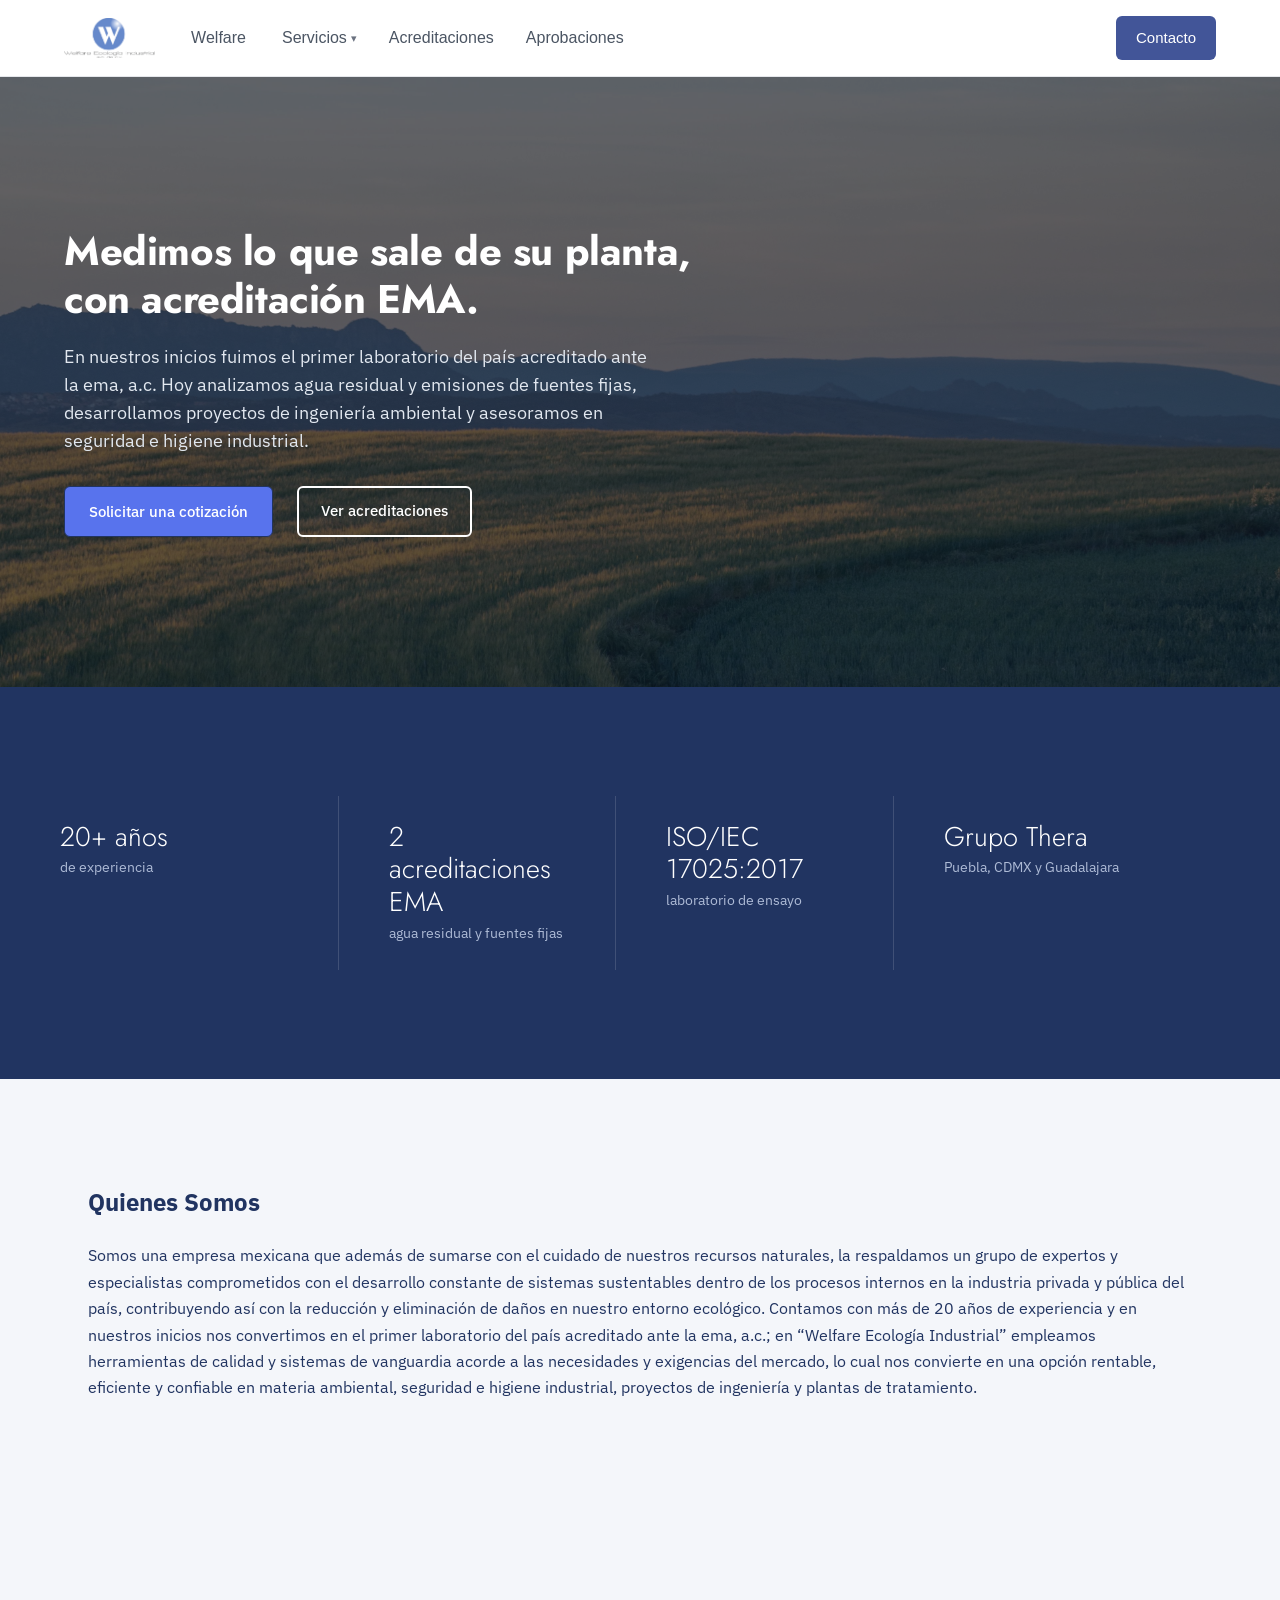
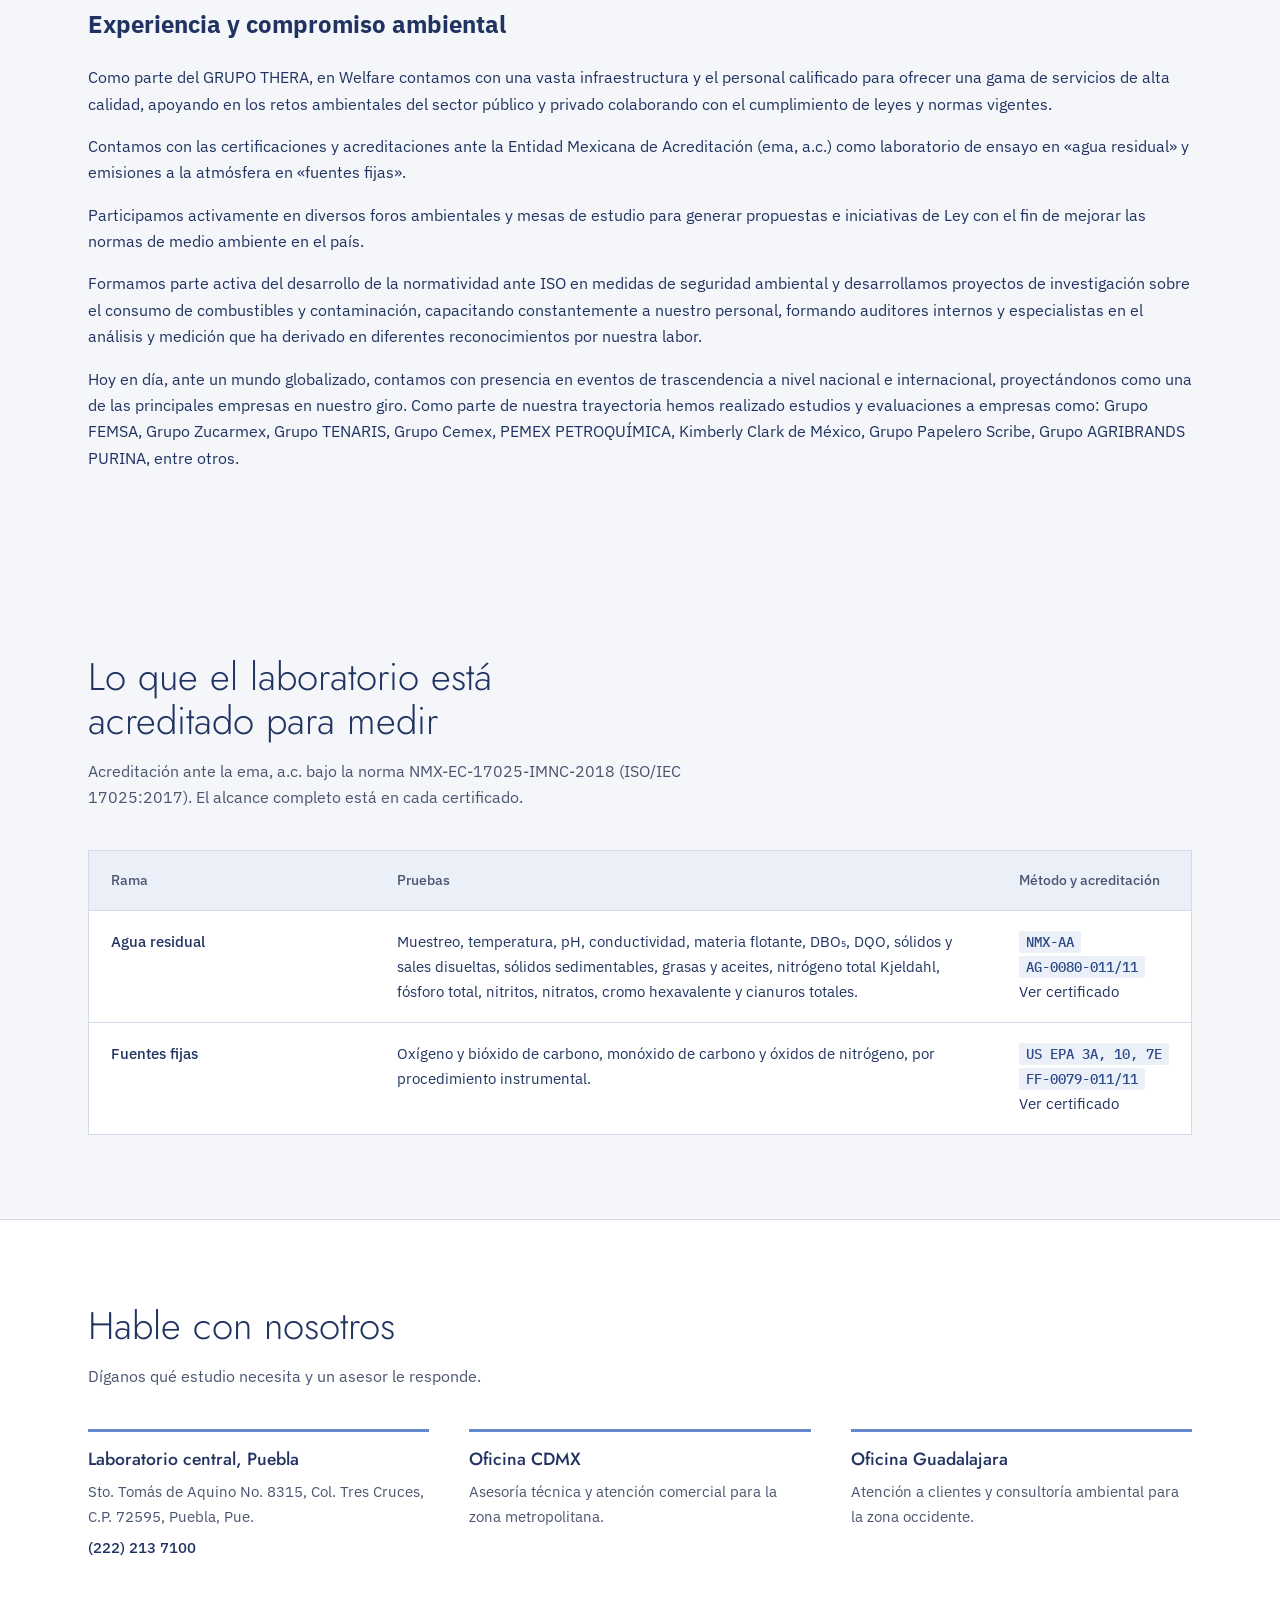
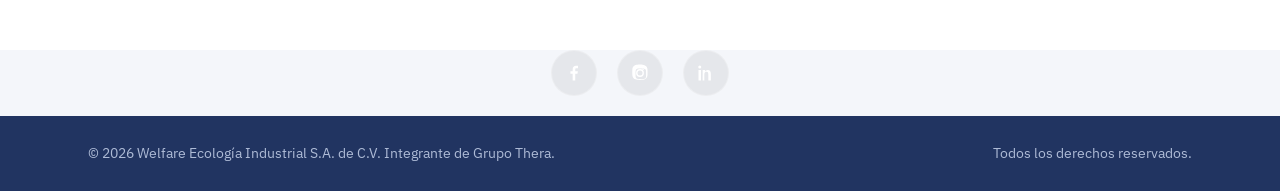
<file: index.html>
<!DOCTYPE html>
<html lang="es-MX">
<head>
  <meta charset="UTF-8">
  <meta name="viewport" content="width=device-width, initial-scale=1.0">
  <title>Welfare Ecología Industrial | Laboratorio acreditado EMA y productos HORIBA</title>
  <meta name="description" content="Laboratorio acreditado ante la EMA en agua residual y emisiones a la atmósfera. Ingeniería ambiental y distribución de instrumentación HORIBA.">
  <link rel="preconnect" href="https://fonts.googleapis.com">
  <link rel="preconnect" href="https://fonts.gstatic.com" crossorigin>
  <link href="https://fonts.googleapis.com/css2?family=IBM+Plex+Mono:wght@500&family=IBM+Plex+Sans:wght@400;500&family=Jost:wght@300;400;500&display=swap" rel="stylesheet">
  <link rel="stylesheet" href="css/style.css">
</head>
<body>

  <!-- HEADER / NAV -->
  <header class="main-header">
    <div class="header-container">

      <!-- LOGO -->
      <a href="index.html" class="brand-logo">
        <img src="assets/WelfareLogo.png" alt="Welfare Ecología Industrial Logo">
      </a>

      <!-- MAIN NAV -->
      <nav class="main-nav">
        <ul class="nav-list">

          <!-- WELFARE -->
          <li class="nav-item has-dropdown">
            <a href="index.html" class="nav-link">
              Welfare <span class="arrow"></span>
            </a>

          </li>

          <!-- SERVICIOS -->
          <li class="nav-item has-dropdown">
            <a href="servicios.html" class="nav-link">
              Servicios <span class="arrow">▾</span>
            </a>
            <div class="dropdown-menu">
              <a href="ambiente-laboral.html" class="nav-link">Ambiente Laboral</a>
              <a href="agua.html" class="nav-link">Agua <span class="sub-arrow">▾</span></a>
              <a href="proyectos-ingenieria.html" class="nav-link">Proyectos e Ingeniería</a>
              <a href="gestion-ambiental.html" class="nav-link">Gestión Ambiental</a>
              <a href="residuos-industriales.html" class="nav-link">Residuos Industriales</a>
              <a href="emisiones-atmosfera.html" class="nav-link">Emisiones a la atmósfera</a>
            </div>
          </li>

          <!-- ACREDITACIONES -->
          <li class="nav-item">
            <a href="acreditaciones.html" class="nav-link">Acreditaciones</a>
          </li>

          <!-- APROBACIONES -->
          <li class="nav-item">
            <a href="aprobaciones.html" class="nav-link">Aprobaciones</a>
          </li>

        </ul>
      </nav>

      <!-- BOTÓN DE CONTACTO A LA DERECHA -->
      <div class="header-action">
        <a href="contacto.html" class="btn-contacto">Contacto</a>
      </div>

    </div>
  </header>

  <main>

    <!-- HERO SECTION CON IMAGEN DE FONDO -->
    <section class="hero hero-bg-image">
      <div class="hero-overlay"></div>
      <div class="wrap">
        <div class="hero-content">
          <h1>Medimos lo que sale de su planta, con acreditación EMA.</h1>
          <p>En nuestros inicios fuimos el primer laboratorio del país acreditado ante la ema, a.c. Hoy analizamos agua residual y emisiones de fuentes fijas, desarrollamos proyectos de ingeniería ambiental y asesoramos en seguridad e higiene industrial.</p>
          <div class="actions">
            <a class="btn btn-solid" href="#contacto">Solicitar una cotización</a>
            <a class="btn btn-line" href="#acreditaciones">Ver acreditaciones</a>
          </div>
        </div>
      </div>
    </section>

    <!-- FACTS -->
<section class="facts">
  <div class="wrap">
    <div><strong>20+ años</strong><span>de experiencia</span></div>
    <div><strong>2 acreditaciones EMA</strong><span>agua residual y fuentes fijas</span></div>
    <div><strong>ISO/IEC 17025:2017</strong><span>laboratorio de ensayo</span></div>
    <div><strong>Grupo Thera</strong><span>Puebla, CDMX y Guadalajara</span></div>
  </div>
</section>


<!-- QUIENES SOMOS -->
    <section id="quienes-somos" class="intro">
      <div class="wrap">
        <h1>Quienes Somos</h1>
        <div class="intro-text">
          
          <p>Somos una empresa mexicana que además de sumarse con el cuidado de nuestros recursos naturales, la respaldamos un grupo de expertos y especialistas comprometidos con el desarrollo constante de sistemas sustentables dentro de los procesos internos en la industria privada y pública del país, contribuyendo así con la reducción y eliminación de daños en nuestro entorno ecológico. Contamos con más de 20 años de experiencia y en nuestros inicios nos convertimos en el primer laboratorio del país acreditado ante la ema, a.c.; en “Welfare Ecología Industrial” empleamos herramientas de calidad y sistemas de vanguardia acorde a las necesidades y exigencias del mercado, lo cual nos convierte en una opción rentable, eficiente y confiable en materia ambiental, seguridad e higiene industrial, proyectos de ingeniería y plantas de tratamiento. </p>
        </div>
      </div>
    </section>





    <!-- INTRO -->
    <section id="intro" class="intro">
      <div class="wrap">
        <h1>Experiencia y compromiso ambiental</h1>
        <div class="intro-text">
          
          <p>Como parte del GRUPO THERA, en Welfare contamos con una vasta infraestructura y el personal calificado para ofrecer una gama de servicios de alta calidad, apoyando en los retos ambientales del sector público y privado colaborando con el cumplimiento de leyes y normas vigentes.</p>

          <p>Contamos con las certificaciones y acreditaciones ante la Entidad Mexicana de Acreditación (ema, a.c.) como laboratorio de ensayo en «agua residual» y emisiones a la atmósfera en «fuentes fijas».</p>

          <p>Participamos activamente en diversos foros ambientales y mesas de estudio para generar propuestas e iniciativas de Ley con el fin de mejorar las normas de medio ambiente en el país.</p>

          <p>Formamos parte activa del desarrollo de la normatividad ante ISO en medidas de seguridad ambiental y desarrollamos proyectos de investigación sobre el consumo de combustibles y contaminación, capacitando constantemente a nuestro personal, formando auditores internos y especialistas en el análisis y medición que ha derivado en diferentes reconocimientos por nuestra labor.</p>

          <p>Hoy en día, ante un mundo globalizado, contamos con presencia en eventos de trascendencia a nivel nacional e internacional, proyectándonos como una de las principales empresas en nuestro giro. Como parte de nuestra trayectoria hemos realizado estudios y evaluaciones a empresas como: Grupo FEMSA, Grupo Zucarmex, Grupo TENARIS, Grupo Cemex, PEMEX PETROQUÍMICA, Kimberly Clark de México, Grupo Papelero Scribe, Grupo AGRIBRANDS PURINA, entre otros.</p>
        </div>
      </div>
    </section>











    
    <!-- ACREDITACIONES -->
    <section id="acreditaciones">
      <div class="wrap">
        <h2>Lo que el laboratorio está acreditado para medir</h2>
        <p class="lead">Acreditación ante la ema, a.c. bajo la norma NMX-EC-17025-IMNC-2018 (ISO/IEC 17025:2017). El alcance completo está en cada certificado.</p>

        <div class="table-scroll">
          <table>
            <thead>
              <tr>
                <th>Rama</th>
                <th>Pruebas</th>
                <th>Método y acreditación</th>
              </tr>
            </thead>
            <tbody>
              <tr>
                <td>Agua residual</td>
                <td>Muestreo, temperatura, pH, conductividad, materia flotante, DBO₅, DQO, sólidos y sales disueltas, sólidos sedimentables, grasas y aceites, nitrógeno total Kjeldahl, fósforo total, nitritos, nitratos, cromo hexavalente y cianuros totales.</td>
                <td>
                  <code>NMX-AA</code><br>
                  <code>AG-0080-011/11</code><br>
                  <a href="assets/acreditacion-agua.pdf" target="_blank" rel="noopener">Ver certificado</a>
                </td>
              </tr>
              <tr>
                <td>Fuentes fijas</td>
                <td>Oxígeno y bióxido de carbono, monóxido de carbono y óxidos de nitrógeno, por procedimiento instrumental.</td>
                <td>
                  <code>US EPA 3A, 10, 7E</code><br>
                  <code>FF-0079-011/11</code><br>
                  <a href="assets/acreditacion-fuentes-fijas.pdf" target="_blank" rel="noopener">Ver certificado</a>
                </td>
              </tr>
            </tbody>
          </table>
        </div>
      </div>
    </section>

    <!-- CONTACTO -->
    <section class="contact" id="contacto">
      <div class="wrap">
        <h2>Hable con nosotros</h2>
        <p class="lead">Díganos qué estudio necesita y un asesor le responde.</p>

        <div class="offices">
          <div class="office-card">
            <h3>Laboratorio central, Puebla</h3>
            <p>Sto. Tomás de Aquino No. 8315, Col. Tres Cruces, C.P. 72595, Puebla, Pue.</p>
            <p class="tel"><a href="tel:2222137100">(222) 213 7100</a></p>
          </div>

          <div class="office-card">
            <h3>Oficina CDMX</h3>
            <p>Asesoría técnica y atención comercial para la zona metropolitana.</p>
            <p class="tel"><!-- teléfono --></p>
          </div>

          <div class="office-card">
            <h3>Oficina Guadalajara</h3>
            <p>Atención a clientes y consultoría ambiental para la zona occidente.</p>
            <p class="tel"><!-- teléfono --></p>
          </div>
        </div>

        
      </div>
    </section>

  </main>


<!-- SOCIAL LINKS -->
    <div style="display:flex; justify-content:center; gap:20px; margin: top 40px; margin-bottom:20px;">

      <a href="https://www.facebook.com/profile.php?id=61585897214063" target="_blank" rel="noopener" aria-label="Facebook"
         style="display:flex; align-items:center; justify-content:center; width:46px; height:46px; border-radius:50%; background:rgba(0, 0, 0, 0.06); border:1px solid rgba(255,255,255,0.25);">
        <svg viewBox="0 0 24 24" width="20" height="20" fill="#ffffff"><path d="M13.5 21v-8h2.7l.4-3.2h-3.1V7.8c0-.9.3-1.5 1.6-1.5h1.7V3.4c-.3 0-1.3-.1-2.4-.1-2.4 0-4 1.5-4 4.1v2.4H7.7V13h2.7v8h3.1z"/></svg>
      </a>

      <a href="https://www.instagram.com/welfareecologia/" target="_blank" rel="noopener" aria-label="Instagram"
         style="display:flex; align-items:center; justify-content:center; width:46px; height:46px; border-radius:50%; background:rgba(0, 0, 0, 0.06); border:1px solid rgba(255,255,255,0.25);">
        <svg viewBox="0 0 24 24" width="20" height="20" fill="#ffffff"><path d="M12 7.3A4.7 4.7 0 1 0 12 16.7 4.7 4.7 0 0 0 12 7.3zm0 7.7a3 3 0 1 1 0-6 3 3 0 0 1 0 6zm5-7.9a1.1 1.1 0 1 1-2.2 0 1.1 1.1 0 0 1 2.2 0zM21 8.2c-.1-1.6-.4-3-1.6-4.2S16.8 2.1 15.2 2C13.6 1.9 10.4 1.9 8.8 2 7.2 2.1 5.8 2.4 4.6 3.6S2.9 6.2 2.8 7.8c-.1 1.6-.1 4.8 0 6.4.1 1.6.4 3 1.6 4.2s2.6 1.7 4.2 1.8c1.6.1 4.8.1 6.4 0 1.6-.1 3-.4 4.2-1.6s1.7-2.6 1.8-4.2c.1-1.6.1-4.8 0-6.4zM19 17.5a2.7 2.7 0 0 1-1.5 1.5c-1 .4-3.4.3-4.5.3s-3.5.1-4.5-.3A2.7 2.7 0 0 1 7 17.5c-.4-1-.3-3.4-.3-4.5s-.1-3.5.3-4.5A2.7 2.7 0 0 1 8.5 7c1-.4 3.4-.3 4.5-.3s3.5-.1 4.5.3A2.7 2.7 0 0 1 19 8.5c.4 1 .3 3.4.3 4.5s.1 3.5-.3 4.5z"/></svg>
      </a>

      <a href="https://www.linkedin.com/company/welfare-ecologia-industrial/?viewAsMember=true" target="_blank" rel="noopener" aria-label="LinkedIn"
         style="display:flex; align-items:center; justify-content:center; width:46px; height:46px; border-radius:50%; background:rgba(0, 0, 0, 0.06); border:1px solid rgba(255,255,255,0.25);">
        <svg viewBox="0 0 24 24" width="20" height="20" fill="#ffffff"><path d="M4.5 3A1.8 1.8 0 1 0 4.5 6.6 1.8 1.8 0 0 0 4.5 3zM3 8.5h3V21H3V8.5zm5 0h2.9v1.7h.1c.4-.8 1.4-1.7 3-1.7 3.2 0 3.8 2.1 3.8 4.8V21h-3v-6.8c0-1.6 0-3.7-2.2-3.7s-2.6 1.8-2.6 3.6V21H8V8.5z"/></svg>
      </a>

    </div>
  



  <footer class="site-footer">
    <div class="wrap">
      <span>© 2026 Welfare Ecología Industrial S.A. de C.V. Integrante de Grupo Thera.</span>
      <span>Todos los derechos reservados.</span>
    </div>
  </footer>

</body>
</html>
</file>
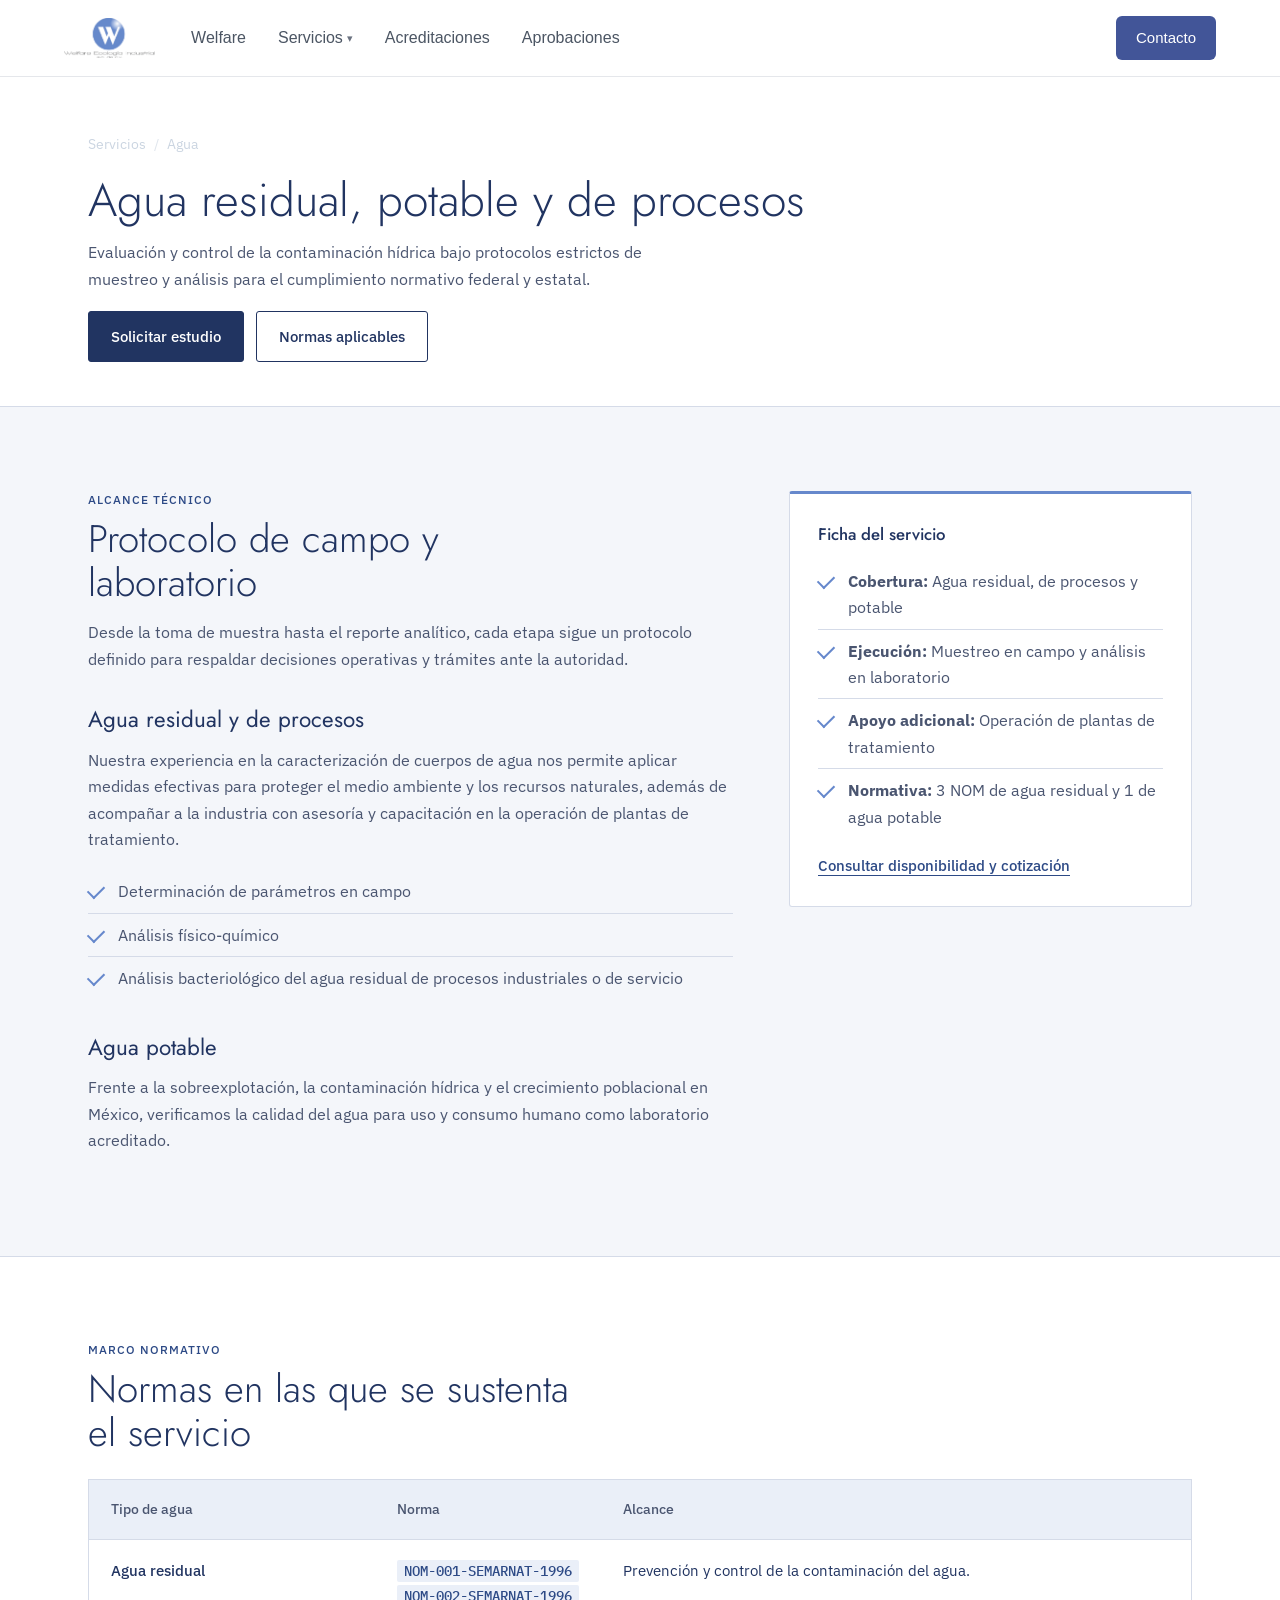
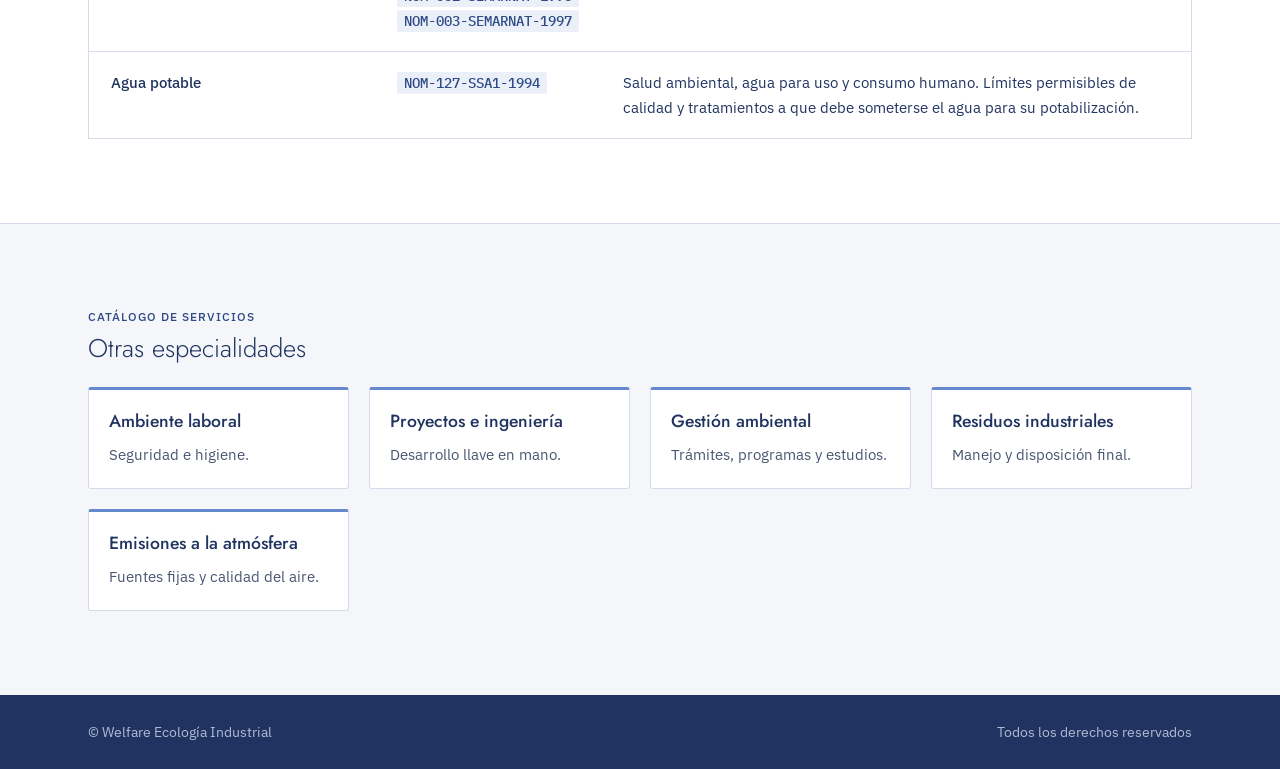
<file: agua.html>
<!DOCTYPE html>
<html lang="es">
<head>
  <meta charset="UTF-8">
  <meta name="viewport" content="width=device-width, initial-scale=1">
  <title>Agua | Welfare Ecología Industrial</title>
  <meta name="description" content="Estudios de agua residual, potable y de procesos con cumplimiento normativo.">
  <link rel="preconnect" href="https://fonts.googleapis.com">
  <link rel="preconnect" href="https://fonts.gstatic.com" crossorigin>
  <link href="https://fonts.googleapis.com/css2?family=IBM+Plex+Mono:wght@500&family=IBM+Plex+Sans:wght@400;500&family=Jost:wght@300;400;500&display=swap" rel="stylesheet">
  <link rel="stylesheet" href="css/style.css">
</head>
<body>

  <header class="main-header">
    <div class="header-container">
      <a href="index.html" class="brand-logo">
        <img src="assets/WelfareLogo.png" alt="Welfare Ecología Industrial Logo">
      </a>
      <nav class="main-nav">
        <ul class="nav-list">
          <li class="nav-item"><a href="index.html" class="nav-link">Welfare</a></li>
          <li class="nav-item has-dropdown">
            <a href="servicios.html" class="nav-link" aria-current="page">Servicios <span class="arrow">▾</span></a>
            <div class="dropdown-menu">
              <a href="ambiente-laboral.html" class="nav-link">Ambiente Laboral</a>
              <a href="agua.html" class="nav-link">Agua</a>
              <a href="proyectos-ingenieria.html" class="nav-link">Proyectos e Ingeniería</a>
              <a href="gestion-ambiental.html" class="nav-link">Gestión Ambiental</a>
              <a href="residuos-industriales.html" class="nav-link">Residuos Industriales</a>
              <a href="emisiones-atmosfera.html" class="nav-link">Emisiones a la atmósfera</a>
            </div>
          </li>
          <li class="nav-item"><a href="acreditaciones.html" class="nav-link">Acreditaciones</a></li>
          <li class="nav-item"><a href="aprobaciones.html" class="nav-link">Aprobaciones</a></li>
        </ul>
      </nav>
      <a href="index.html#contacto" class="btn-contacto">Contacto</a>
    </div>
  </header>

  <main>

    <!-- ENCABEZADO TÉCNICO COMPLEMENTARIO (SIN HERO DE PORTADA NI FRANJA DE MÉTRICAS) -->
    <div class="page-title">
      <div class="wrap">
        <div class="crumbs"><a href="servicios.html">Servicios</a><span>/</span>Agua</div>
        <h1>Agua residual, potable y de procesos</h1>
        <p>Evaluación y control de la contaminación hídrica bajo protocolos estrictos de muestreo y análisis para el cumplimiento normativo federal y estatal.</p>
        <div class="actions" style="margin-top:18px">
          <a href="contacto.html" class="btn btn-solid">Solicitar estudio</a>
          <a href="#normas" class="btn btn-line">Normas aplicables</a>
        </div>
      </div>
    </div>

    <!-- RESUMEN OPERATIVO + FICHA RÁPIDA LATERAL -->
    <section>
      <div class="wrap split">
        <div>
          <span class="eyebrow">Alcance técnico</span>
          <h2>Protocolo de campo y laboratorio</h2>
          <p class="lead">Desde la toma de muestra hasta el reporte analítico, cada etapa sigue un protocolo definido para respaldar decisiones operativas y trámites ante la autoridad.</p>

          <h3>Agua residual y de procesos</h3>
          <p>Nuestra experiencia en la caracterización de cuerpos de agua nos permite aplicar medidas efectivas para proteger el medio ambiente y los recursos naturales, además de acompañar a la industria con asesoría y capacitación en la operación de plantas de tratamiento.</p>
          <ul class="check">
            <li>Determinación de parámetros en campo</li>
            <li>Análisis físico-químico</li>
            <li>Análisis bacteriológico del agua residual de procesos industriales o de servicio</li>
          </ul>

          <h3>Agua potable</h3>
          <p>Frente a la sobreexplotación, la contaminación hídrica y el crecimiento poblacional en México, verificamos la calidad del agua para uso y consumo humano como laboratorio acreditado.</p>
        </div>

        <aside class="aside">
          <h3>Ficha del servicio</h3>
          <ul class="check">
            <li><strong>Cobertura:</strong> Agua residual, de procesos y potable</li>
            <li><strong>Ejecución:</strong> Muestreo en campo y análisis en laboratorio</li>
            <li><strong>Apoyo adicional:</strong> Operación de plantas de tratamiento</li>
            <li><strong>Normativa:</strong> 3 NOM de agua residual y 1 de agua potable</li>
          </ul>
          <p><a class="link" href="contacto.html">Consultar disponibilidad y cotización</a></p>
        </aside>
      </div>
    </section>

    <!-- MARCO NORMATIVO -->
    <section class="band" id="normas">
      <div class="wrap">
        <span class="eyebrow">Marco normativo</span>
        <h2>Normas en las que se sustenta el servicio</h2>
        <div class="table-scroll" style="margin-top:24px">
          <table>
            <thead>
              <tr>
                <th>Tipo de agua</th>
                <th>Norma</th>
                <th>Alcance</th>
              </tr>
            </thead>
            <tbody>
              <tr>
                <td>Agua residual</td>
                <td>
                  <code>NOM-001-SEMARNAT-1996</code><br>
                  <code>NOM-002-SEMARNAT-1996</code><br>
                  <code>NOM-003-SEMARNAT-1997</code>
                </td>
                <td>Prevención y control de la contaminación del agua.</td>
              </tr>
              <tr>
                <td>Agua potable</td>
                <td><code>NOM-127-SSA1-1994</code></td>
                <td>Salud ambiental, agua para uso y consumo humano. Límites permisibles de calidad y tratamientos a que debe someterse el agua para su potabilización.</td>
              </tr>
            </tbody>
          </table>
        </div>
      </div>
    </section>

    <!-- NAVEGACIÓN ENTRE SERVICIOS -->
    <section class="more">
      <div class="wrap">
        <span class="eyebrow">Catálogo de servicios</span>
        <h2>Otras especialidades</h2>
        <div class="card-grid" style="margin-top:24px">
          <a class="card" href="ambiente-laboral.html"><h3>Ambiente laboral</h3><p>Seguridad e higiene.</p></a>
          <a class="card" href="agua.html" aria-current="page"><h3>Agua</h3><p>Residual y potable.</p></a>
          <a class="card" href="proyectos-ingenieria.html"><h3>Proyectos e ingeniería</h3><p>Desarrollo llave en mano.</p></a>
          <a class="card" href="gestion-ambiental.html"><h3>Gestión ambiental</h3><p>Trámites, programas y estudios.</p></a>
          <a class="card" href="residuos-industriales.html"><h3>Residuos industriales</h3><p>Manejo y disposición final.</p></a>
          <a class="card" href="emisiones-atmosfera.html"><h3>Emisiones a la atmósfera</h3><p>Fuentes fijas y calidad del aire.</p></a>
        </div>
      </div>
    </section>

  </main>

  <footer class="site-footer">
    <div class="wrap">
      <span>© Welfare Ecología Industrial</span>
      <span>Todos los derechos reservados</span>
    </div>
  </footer>

</body>
</html>
</file>
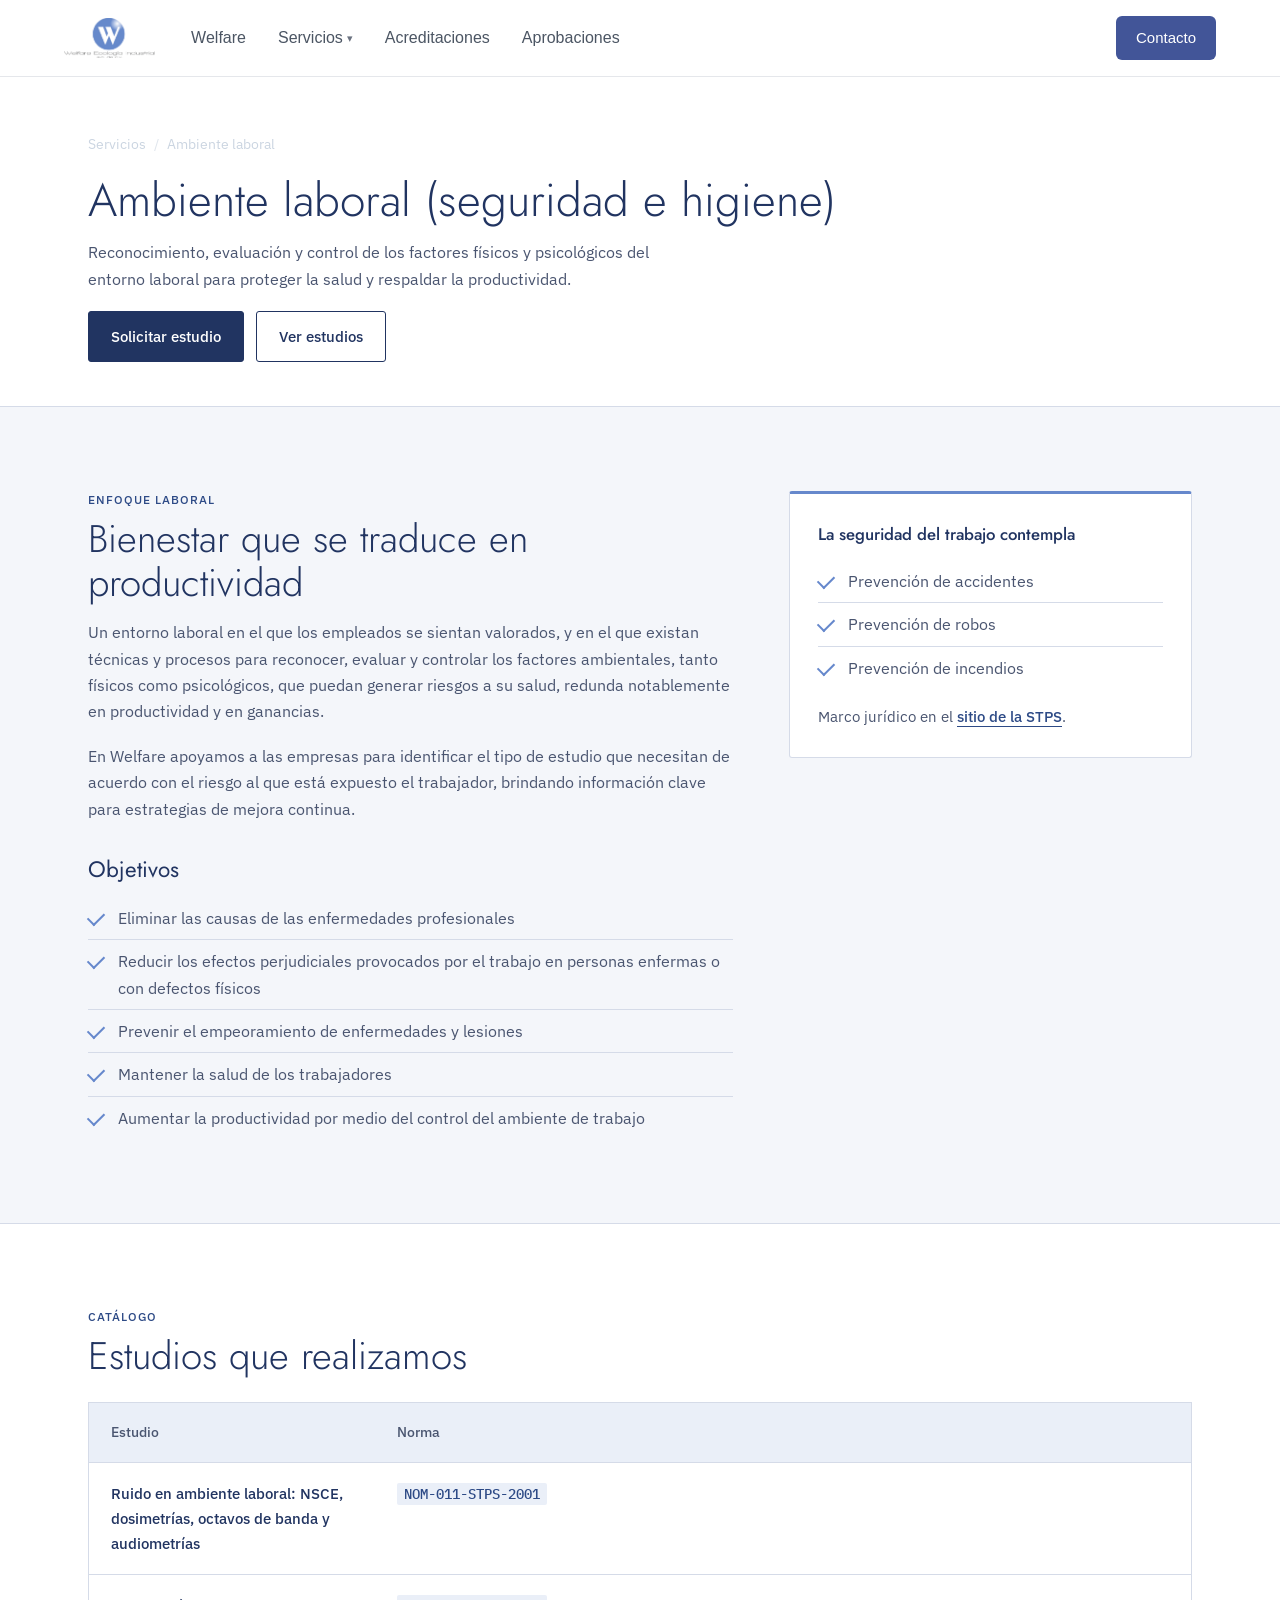
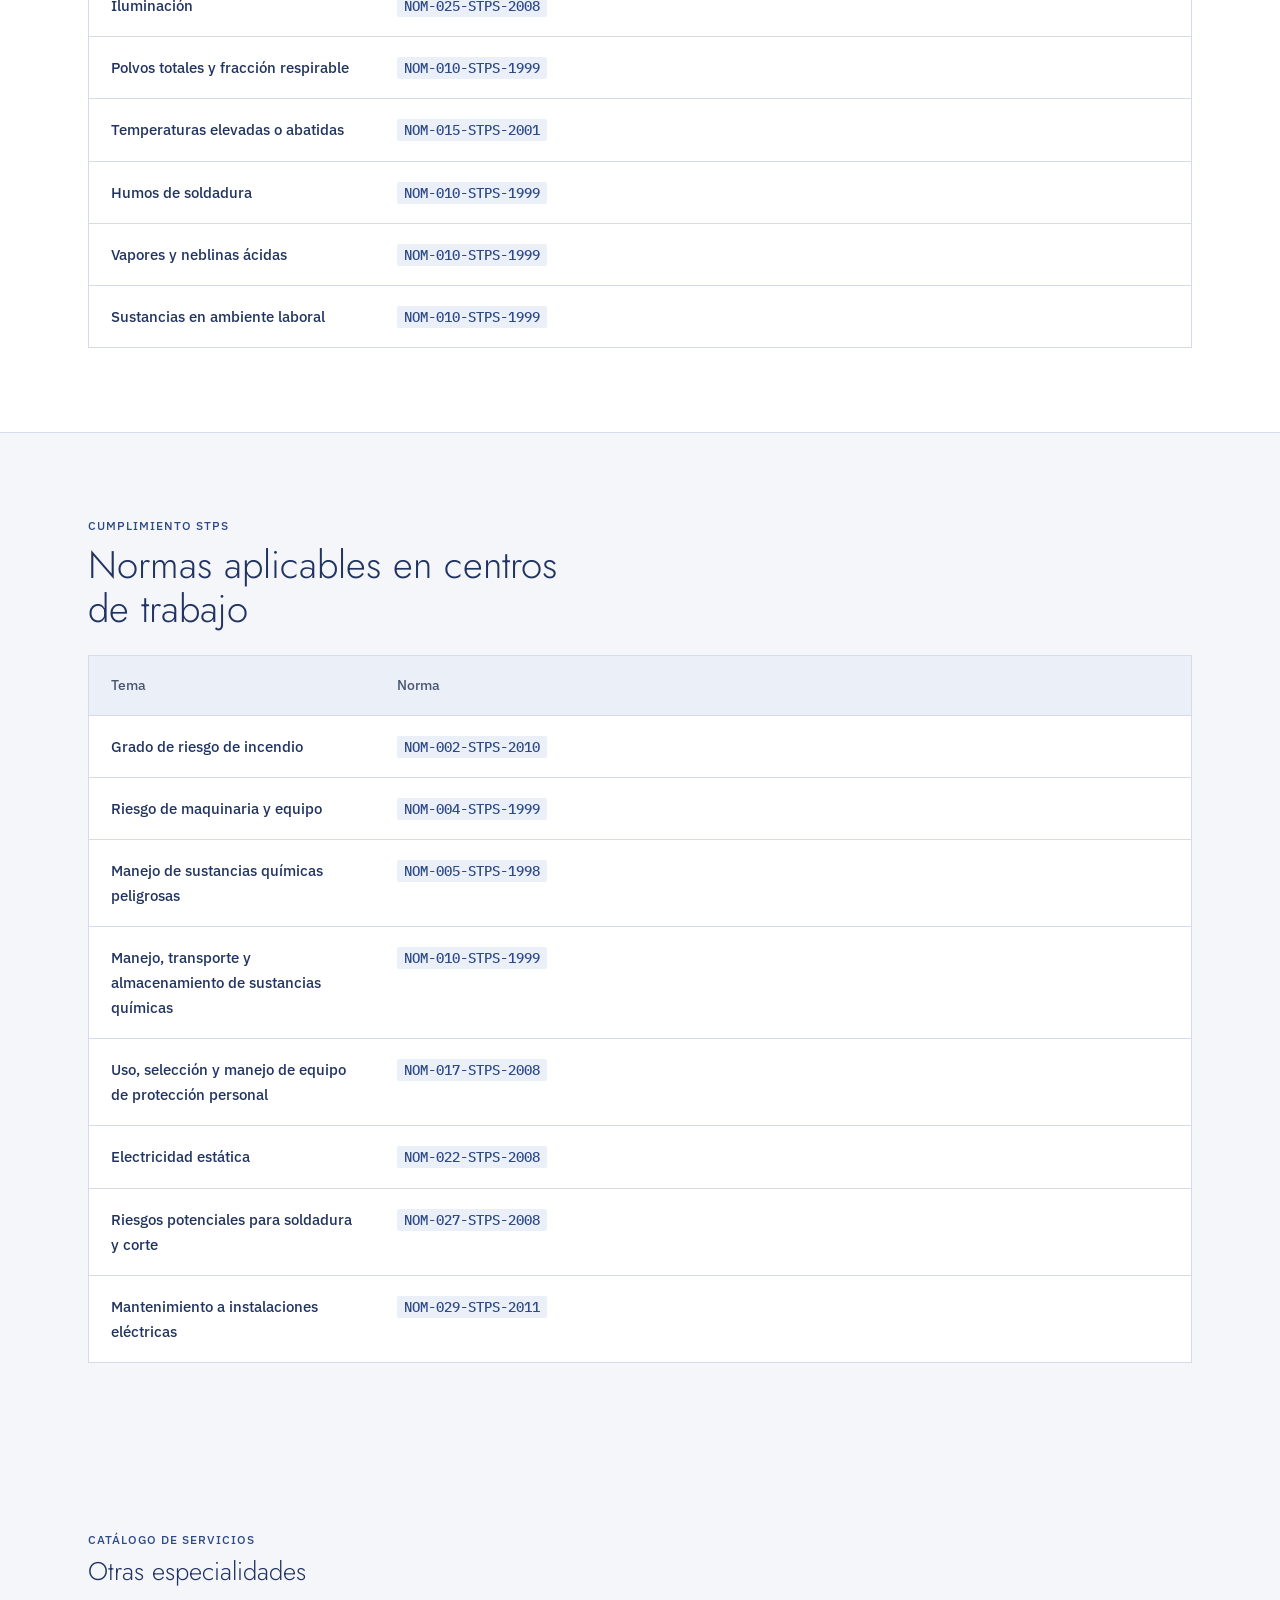
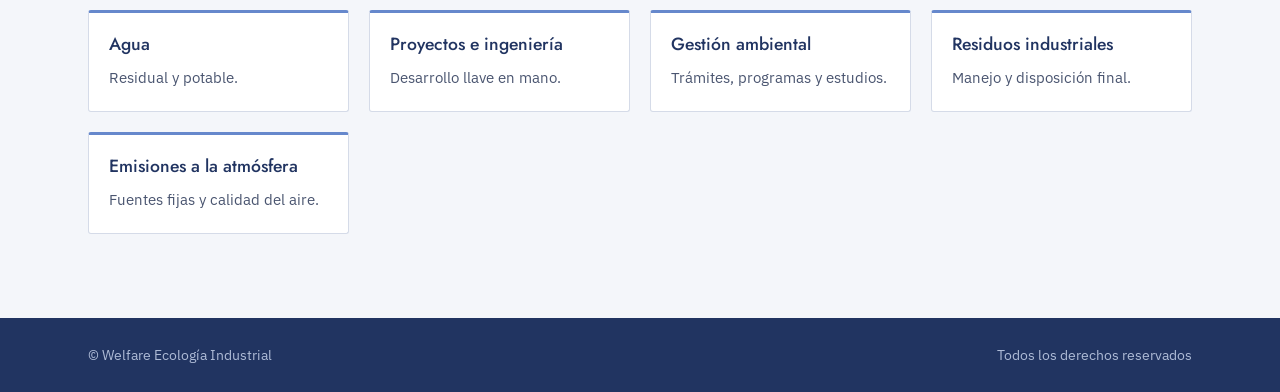
<file: ambiente-laboral.html>
<!DOCTYPE html>
<html lang="es">
<head>
  <meta charset="UTF-8">
  <meta name="viewport" content="width=device-width, initial-scale=1">
  <title>Ambiente laboral | Welfare Ecología Industrial</title>
  <meta name="description" content="Estudios de seguridad e higiene para el cumplimiento de las NOM de la STPS.">
  <link rel="preconnect" href="https://fonts.googleapis.com">
  <link rel="preconnect" href="https://fonts.gstatic.com" crossorigin>
  <link href="https://fonts.googleapis.com/css2?family=IBM+Plex+Mono:wght@500&family=IBM+Plex+Sans:wght@400;500&family=Jost:wght@300;400;500&display=swap" rel="stylesheet">
  <link rel="stylesheet" href="css/style.css">
</head>
<body>

  <header class="main-header">
    <div class="header-container">
      <a href="index.html" class="brand-logo">
        <img src="assets/WelfareLogo.png" alt="Welfare Ecología Industrial Logo">
      </a>
      <nav class="main-nav">
        <ul class="nav-list">
          <li class="nav-item"><a href="index.html" class="nav-link">Welfare</a></li>
          <li class="nav-item has-dropdown">
            <a href="servicios.html" class="nav-link" aria-current="page">Servicios <span class="arrow">▾</span></a>
            <div class="dropdown-menu">
              <a href="ambiente-laboral.html" class="nav-link">Ambiente Laboral</a>
              <a href="agua.html" class="nav-link">Agua</a>
              <a href="proyectos-ingenieria.html" class="nav-link">Proyectos e Ingeniería</a>
              <a href="gestion-ambiental.html" class="nav-link">Gestión Ambiental</a>
              <a href="residuos-industriales.html" class="nav-link">Residuos Industriales</a>
              <a href="emisiones-atmosfera.html" class="nav-link">Emisiones a la atmósfera</a>
            </div>
          </li>
          <li class="nav-item"><a href="acreditaciones.html" class="nav-link">Acreditaciones</a></li>
          <li class="nav-item"><a href="aprobaciones.html" class="nav-link">Aprobaciones</a></li>
        </ul>
      </nav>
      <a href="contacto.html" class="btn-contacto">Contacto</a>
    </div>
  </header>

  <main>

    <div class="page-title">
      <div class="wrap">
        <div class="crumbs"><a href="servicios.html">Servicios</a><span>/</span>Ambiente laboral</div>
        <h1>Ambiente laboral (seguridad e higiene)</h1>
        <p>Reconocimiento, evaluación y control de los factores físicos y psicológicos del entorno laboral para proteger la salud y respaldar la productividad.</p>
        <div class="actions" style="margin-top:18px">
          <a href="contacto.html" class="btn btn-solid">Solicitar estudio</a>
          <a href="#estudios" class="btn btn-line">Ver estudios</a>
        </div>
      </div>
    </div>

    <section>
      <div class="wrap split">
        <div>
          <span class="eyebrow">Enfoque laboral</span>
          <h2>Bienestar que se traduce en productividad</h2>
          <p>Un entorno laboral en el que los empleados se sientan valorados, y en el que existan técnicas y procesos para reconocer, evaluar y controlar los factores ambientales, tanto físicos como psicológicos, que puedan generar riesgos a su salud, redunda notablemente en productividad y en ganancias.</p>
          <p>En Welfare apoyamos a las empresas para identificar el tipo de estudio que necesitan de acuerdo con el riesgo al que está expuesto el trabajador, brindando información clave para estrategias de mejora continua.</p>

          <h3>Objetivos</h3>
          <ul class="check">
            <li>Eliminar las causas de las enfermedades profesionales</li>
            <li>Reducir los efectos perjudiciales provocados por el trabajo en personas enfermas o con defectos físicos</li>
            <li>Prevenir el empeoramiento de enfermedades y lesiones</li>
            <li>Mantener la salud de los trabajadores</li>
            <li>Aumentar la productividad por medio del control del ambiente de trabajo</li>
          </ul>
        </div>

        <aside class="aside">
          <h3>La seguridad del trabajo contempla</h3>
          <ul class="check">
            <li>Prevención de accidentes</li>
            <li>Prevención de robos</li>
            <li>Prevención de incendios</li>
          </ul>
          <p>Marco jurídico en el <a class="link" href="http://www.stps.gob.mx/bp/secciones/conoce/marco_juridico/noms.html" target="_blank" rel="noopener">sitio de la STPS</a>.</p>
        </aside>
      </div>
    </section>

    <section class="band" id="estudios">
      <div class="wrap">
        <span class="eyebrow">Catálogo</span>
        <h2>Estudios que realizamos</h2>
        <div class="table-scroll" style="margin-top:24px">
          <table>
            <thead><tr><th>Estudio</th><th>Norma</th></tr></thead>
            <tbody>
              <tr><td>Ruido en ambiente laboral: NSCE, dosimetrías, octavos de banda y audiometrías</td><td><code>NOM-011-STPS-2001</code></td></tr>
              <tr><td>Iluminación</td><td><code>NOM-025-STPS-2008</code></td></tr>
              <tr><td>Polvos totales y fracción respirable</td><td><code>NOM-010-STPS-1999</code></td></tr>
              <tr><td>Temperaturas elevadas o abatidas</td><td><code>NOM-015-STPS-2001</code></td></tr>
              <tr><td>Humos de soldadura</td><td><code>NOM-010-STPS-1999</code></td></tr>
              <tr><td>Vapores y neblinas ácidas</td><td><code>NOM-010-STPS-1999</code></td></tr>
              <tr><td>Sustancias en ambiente laboral</td><td><code>NOM-010-STPS-1999</code></td></tr>
            </tbody>
          </table>
        </div>
      </div>
    </section>

    <section>
      <div class="wrap">
        <span class="eyebrow">Cumplimiento STPS</span>
        <h2>Normas aplicables en centros de trabajo</h2>
        <div class="table-scroll" style="margin-top:24px">
          <table>
            <thead><tr><th>Tema</th><th>Norma</th></tr></thead>
            <tbody>
              <tr><td>Grado de riesgo de incendio</td><td><code>NOM-002-STPS-2010</code></td></tr>
              <tr><td>Riesgo de maquinaria y equipo</td><td><code>NOM-004-STPS-1999</code></td></tr>
              <tr><td>Manejo de sustancias químicas peligrosas</td><td><code>NOM-005-STPS-1998</code></td></tr>
              <tr><td>Manejo, transporte y almacenamiento de sustancias químicas</td><td><code>NOM-010-STPS-1999</code></td></tr>
              <tr><td>Uso, selección y manejo de equipo de protección personal</td><td><code>NOM-017-STPS-2008</code></td></tr>
              <tr><td>Electricidad estática</td><td><code>NOM-022-STPS-2008</code></td></tr>
              <tr><td>Riesgos potenciales para soldadura y corte</td><td><code>NOM-027-STPS-2008</code></td></tr>
              <tr><td>Mantenimiento a instalaciones eléctricas</td><td><code>NOM-029-STPS-2011</code></td></tr>
            </tbody>
          </table>
        </div>
      </div>
    </section>

    <section class="more">
      <div class="wrap">
        <span class="eyebrow">Catálogo de servicios</span>
        <h2>Otras especialidades</h2>
        <div class="card-grid" style="margin-top:24px">
          <a class="card" href="ambiente-laboral.html" aria-current="page"><h3>Ambiente laboral</h3><p>Seguridad e higiene.</p></a>
          <a class="card" href="agua.html"><h3>Agua</h3><p>Residual y potable.</p></a>
          <a class="card" href="proyectos-ingenieria.html"><h3>Proyectos e ingeniería</h3><p>Desarrollo llave en mano.</p></a>
          <a class="card" href="gestion-ambiental.html"><h3>Gestión ambiental</h3><p>Trámites, programas y estudios.</p></a>
          <a class="card" href="residuos-industriales.html"><h3>Residuos industriales</h3><p>Manejo y disposición final.</p></a>
          <a class="card" href="emisiones-atmosfera.html"><h3>Emisiones a la atmósfera</h3><p>Fuentes fijas y calidad del aire.</p></a>
        </div>
      </div>
    </section>

  </main>

  <footer class="site-footer">
    <div class="wrap">
      <span>© Welfare Ecología Industrial</span>
      <span>Todos los derechos reservados</span>
    </div>
  </footer>

</body>
</html>
</file>
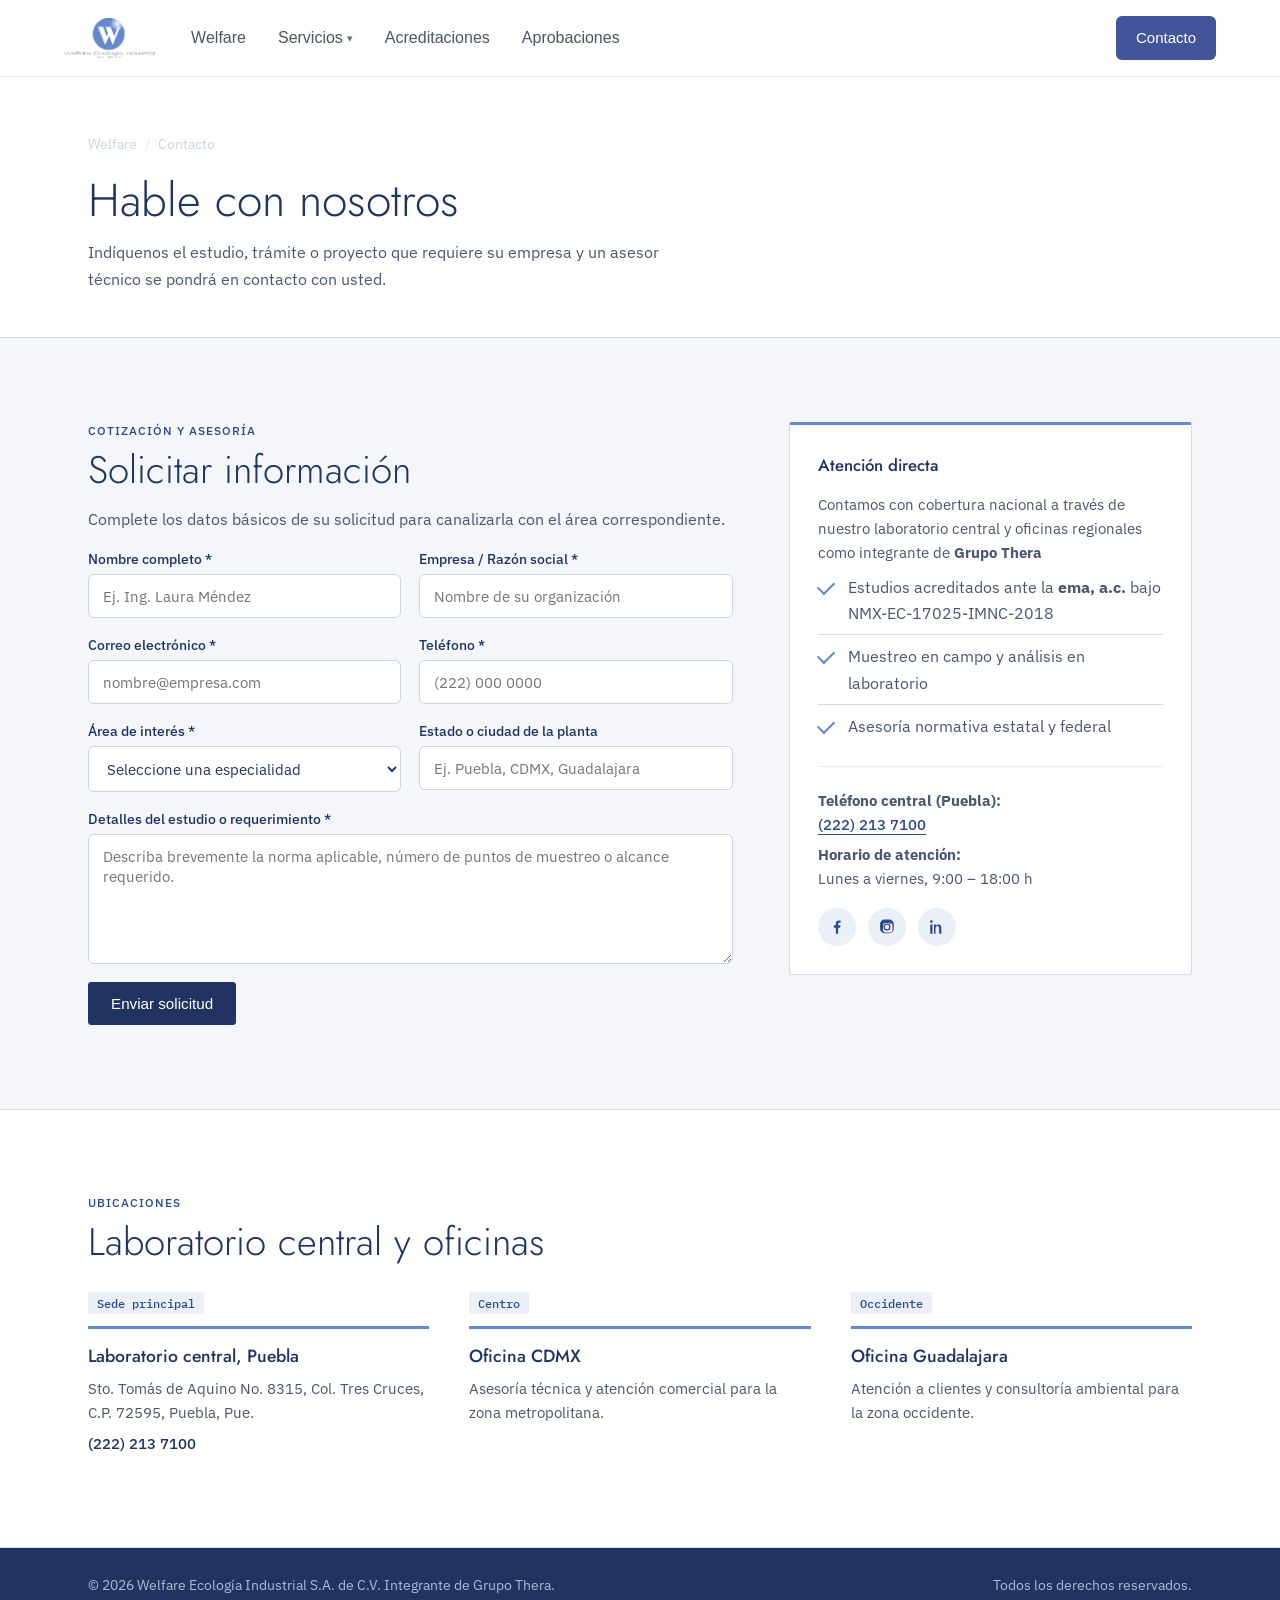
<file: contacto.html>
<!DOCTYPE html>
<html lang="es-MX">
<head>
  <meta charset="UTF-8">
  <meta name="viewport" content="width=device-width, initial-scale=1">
  <title>Contacto | Welfare Ecología Industrial</title>
  <meta name="description" content="Solicite una cotización o asesoría técnica con Welfare Ecología Industrial en Puebla, CDMX y Guadalajara.">
  <link rel="preconnect" href="https://fonts.googleapis.com">
  <link rel="preconnect" href="https://fonts.gstatic.com" crossorigin>
  <link href="https://fonts.googleapis.com/css2?family=IBM+Plex+Mono:wght@500&family=IBM+Plex+Sans:wght@400;500&family=Jost:wght@300;400;500&display=swap" rel="stylesheet">
  <link rel="stylesheet" href="css/style.css">
  <style>
    /* Estilos complementarios específicos para contacto.html */
    .contact-form {
      display: grid;
      gap: 18px;
    }
    .form-row {
      display: grid;
      grid-template-columns: repeat(auto-fit, minmax(220px, 1fr));
      gap: 18px;
    }
    .field {
      display: flex;
      flex-direction: column;
      gap: 6px;
    }
    .field label {
      font: 500 0.85rem 'IBM Plex Sans', sans-serif;
      color: var(--ink, #1a2433);
    }
    .field input,
    .field select,
    .field textarea {
      width: 100%;
      padding: 11px 14px;
      font: 400 0.95rem 'IBM Plex Sans', sans-serif;
      color: var(--ink, #1a2433);
      background: #ffffff;
      border: 1px solid #cbd5e1;
      border-radius: 6px;
      transition: border-color 0.2s ease, box-shadow 0.2s ease;
    }
    .field input:focus,
    .field select:focus,
    .field textarea:focus {
      outline: none;
      border-color: var(--brand-deep, #133b6e);
      box-shadow: 0 0 0 3px rgba(19, 59, 110, 0.12);
    }
    .field textarea {
      min-height: 130px;
      resize: vertical;
    }
    .aside-meta {
      margin-top: 18px;
      padding-top: 16px;
      border-top: 1px solid rgba(0, 0, 0, 0.08);
      font-size: 0.92rem;
    }
    .aside-meta p {
      margin: 6px 0;
    }
    .social-row {
      display: flex;
      gap: 12px;
      margin-top: 16px;
    }
    .social-pill {
      display: inline-flex;
      align-items: center;
      justify-content: center;
      width: 38px;
      height: 38px;
      border-radius: 50%;
      background: #eaeff8;
      color: var(--brand-deep, #133b6e);
      transition: background 0.2s ease, color 0.2s ease;
    }
    .social-pill:hover {
      background: var(--brand-deep, #133b6e);
      color: #ffffff;
    }
  </style>
</head>
<body>

  <header class="main-header">
    <div class="header-container">
      <a href="index.html" class="brand-logo">
        <img src="assets/WelfareLogo.png" alt="Welfare Ecología Industrial Logo">
      </a>

      <nav class="main-nav">
        <ul class="nav-list">
          <li class="nav-item"><a href="index.html" class="nav-link">Welfare</a></li>
          <li class="nav-item has-dropdown">
            <a href="servicios.html" class="nav-link">Servicios <span class="arrow">▾</span></a>
            <div class="dropdown-menu">
              <a href="ambiente-laboral.html" class="nav-link">Ambiente Laboral</a>
              <a href="agua.html" class="dropdown-link">Agua</a>
              <a href="proyectos-ingenieria.html" class="nav-link">Proyectos e Ingeniería</a>
              <a href="gestion-ambiental.html" class="nav-link">Gestión Ambiental</a>
              <a href="residuos-industriales.html" class="nav-link">Residuos Industriales</a>
              <a href="emisiones-atmosfera.html" class="nav-link">Emisiones a la atmósfera</a>
            </div>
          </li>
          <li class="nav-item"><a href="acreditaciones.html" class="nav-link">Acreditaciones</a></li>
          <li class="nav-item"><a href="aprobaciones.html" class="nav-link">Aprobaciones</a></li>
        </ul>
      </nav>

      <a href="contacto.html" class="btn-contacto" aria-current="page">Contacto</a>
    </div>
  </header>

  <div class="page-title">
    <div class="wrap">
      <div class="crumbs"><a href="index.html">Welfare</a><span>/</span>Contacto</div>
      <h1>Hable con nosotros</h1>
      <p>Indíquenos el estudio, trámite o proyecto que requiere su empresa y un asesor técnico se pondrá en contacto con usted.</p>
    </div>
  </div>

  <main>

    <!-- FORMULARIO + FICHA DE ATENCIÓN -->
    <section>
      <div class="wrap split">
        <div>
          <span class="eyebrow">Cotización y asesoría</span>
          <h2>Solicitar información</h2>
          <p class="lead">Complete los datos básicos de su solicitud para canalizarla con el área correspondiente.</p>

          <form class="contact-form" action="#" method="post">
            <div class="form-row">
              <div class="field">
                <label for="nombre">Nombre completo *</label>
                <input type="text" id="nombre" name="nombre" required placeholder="Ej. Ing. Laura Méndez">
              </div>
              <div class="field">
                <label for="empresa">Empresa / Razón social *</label>
                <input type="text" id="empresa" name="empresa" required placeholder="Nombre de su organización">
              </div>
            </div>

            <div class="form-row">
              <div class="field">
                <label for="correo">Correo electrónico *</label>
                <input type="email" id="correo" name="correo" required placeholder="nombre@empresa.com">
              </div>
              <div class="field">
                <label for="telefono">Teléfono *</label>
                <input type="tel" id="telefono" name="telefono" required placeholder="(222) 000 0000">
              </div>
            </div>

            <div class="form-row">
              <div class="field">
                <label for="servicio">Área de interés *</label>
                <select id="servicio" name="servicio" required>
                  <option value="" disabled selected>Seleccione una especialidad</option>
                  <option value="agua">Agua (residual, potable y de procesos)</option>
                  <option value="emisiones">Emisiones a la atmósfera (fuentes fijas / calidad del aire)</option>
                  <option value="ambiente-laboral">Ambiente laboral (seguridad e higiene STPS)</option>
                  <option value="gestion-ambiental">Gestión ambiental (trámites, LAU, COA, MIA)</option>
                  <option value="residuos">Residuos industriales (CRIT)</option>
                  <option value="ingenieria">Proyectos e ingeniería llave en mano</option>
                  <option value="otro">Otro / Consulta general</option>
                </select>
              </div>
              <div class="field">
                <label for="ubicacion">Estado o ciudad de la planta</label>
                <input type="text" id="ubicacion" name="ubicacion" placeholder="Ej. Puebla, CDMX, Guadalajara">
              </div>
            </div>

            <div class="field">
              <label for="mensaje">Detalles del estudio o requerimiento *</label>
              <textarea id="mensaje" name="mensaje" required placeholder="Describa brevemente la norma aplicable, número de puntos de muestreo o alcance requerido."></textarea>
            </div>

            <div>
              <button type="submit" class="btn btn-solid">Enviar solicitud</button>
            </div>
          </form>
        </div>

        <aside class="aside">
          <h3>Atención directa</h3>
          <p>Contamos con cobertura nacional a través de nuestro laboratorio central y oficinas regionales como integrante de <strong>Grupo Thera</strong></p>

          <ul class="check">
            <li>Estudios acreditados ante la <strong>ema, a.c.</strong> bajo NMX-EC-17025-IMNC-2018</li>
            <li>Muestreo en campo y análisis en laboratorio</li>
            <li>Asesoría normativa estatal y federal</li>
          </ul>

          <div class="aside-meta">
            <p><strong>Teléfono central (Puebla):</strong><br><a class="link" href="tel:2222137100">(222) 213 7100</a></p>
            <p><strong>Horario de atención:</strong><br>Lunes a viernes, 9:00 – 18:00 h</p>
          </div>

          <div class="social-row">
            <a class="social-pill" href="https://www.facebook.com/profile.php?id=61585897214063" target="_blank" rel="noopener" aria-label="Facebook">
              <svg viewBox="0 0 24 24" width="18" height="18" fill="currentColor"><path d="M13.5 21v-8h2.7l.4-3.2h-3.1V7.8c0-.9.3-1.5 1.6-1.5h1.7V3.4c-.3 0-1.3-.1-2.4-.1-2.4 0-4 1.5-4 4.1v2.4H7.7V13h2.7v8h3.1z"/></svg>
            </a>
            <a class="social-pill" href="https://www.instagram.com/welfareecologia/" target="_blank" rel="noopener" aria-label="Instagram">
              <svg viewBox="0 0 24 24" width="18" height="18" fill="currentColor"><path d="M12 7.3A4.7 4.7 0 1 0 12 16.7 4.7 4.7 0 0 0 12 7.3zm0 7.7a3 3 0 1 1 0-6 3 3 0 0 1 0 6zm5-7.9a1.1 1.1 0 1 1-2.2 0 1.1 1.1 0 0 1 2.2 0zM21 8.2c-.1-1.6-.4-3-1.6-4.2S16.8 2.1 15.2 2C13.6 1.9 10.4 1.9 8.8 2 7.2 2.1 5.8 2.4 4.6 3.6S2.9 6.2 2.8 7.8c-.1 1.6-.1 4.8 0 6.4.1 1.6.4 3 1.6 4.2s2.6 1.7 4.2 1.8c1.6.1 4.8.1 6.4 0 1.6-.1 3-.4 4.2-1.6s1.7-2.6 1.8-4.2c.1-1.6.1-4.8 0-6.4zM19 17.5a2.7 2.7 0 0 1-1.5 1.5c-1 .4-3.4.3-4.5.3s-3.5.1-4.5-.3A2.7 2.7 0 0 1 7 17.5c-.4-1-.3-3.4-.3-4.5s-.1-3.5.3-4.5A2.7 2.7 0 0 1 8.5 7c1-.4 3.4-.3 4.5-.3s3.5-.1 4.5.3A2.7 2.7 0 0 1 19 8.5c.4 1 .3 3.4.3 4.5s.1 3.5-.3 4.5z"/></svg>
            </a>
            <a class="social-pill" href="https://www.linkedin.com/company/welfare-ecologia-industrial/?viewAsMember=true" target="_blank" rel="noopener" aria-label="LinkedIn">
              <svg viewBox="0 0 24 24" width="18" height="18" fill="currentColor"><path d="M4.5 3A1.8 1.8 0 1 0 4.5 6.6 1.8 1.8 0 0 0 4.5 3zM3 8.5h3V21H3V8.5zm5 0h2.9v1.7h.1c.4-.8 1.4-1.7 3-1.7 3.2 0 3.8 2.1 3.8 4.8V21h-3v-6.8c0-1.6 0-3.7-2.2-3.7s-2.6 1.8-2.6 3.6V21H8V8.5z"/></svg>
            </a>
          </div>
        </aside>
      </div>
    </section>

    <!-- SEDES Y OFICINAS -->
    <section class="band">
      <div class="wrap">
        <span class="eyebrow">Ubicaciones</span>
        <h2>Laboratorio central y oficinas</h2>
        <div class="offices" style="margin-top:24px">
          <div class="office-card">
            <span class="tag">Sede principal</span>
            <h3>Laboratorio central, Puebla</h3>
            <p>Sto. Tomás de Aquino No. 8315, Col. Tres Cruces, C.P. 72595, Puebla, Pue.</p>
            <p class="tel"><a href="tel:2222137100">(222) 213 7100</a></p>
          </div>

          <div class="office-card">
            <span class="tag">Centro</span>
            <h3>Oficina CDMX</h3>
            <p>Asesoría técnica y atención comercial para la zona metropolitana.</p>
            <p class="tel"><!-- teléfono --></p>
          </div>

          <div class="office-card">
            <span class="tag">Occidente</span>
            <h3>Oficina Guadalajara</h3>
            <p>Atención a clientes y consultoría ambiental para la zona occidente.</p>
            <p class="tel"><!-- teléfono --></p>
          </div>
        </div>
      </div>
    </section>

  </main>

  <footer class="site-footer">
    <div class="wrap">
      <span>© 2026 Welfare Ecología Industrial S.A. de C.V. Integrante de Grupo Thera.</span>
      <span>Todos los derechos reservados.</span>
    </div>
  </footer>

</body>
</html>
</file>
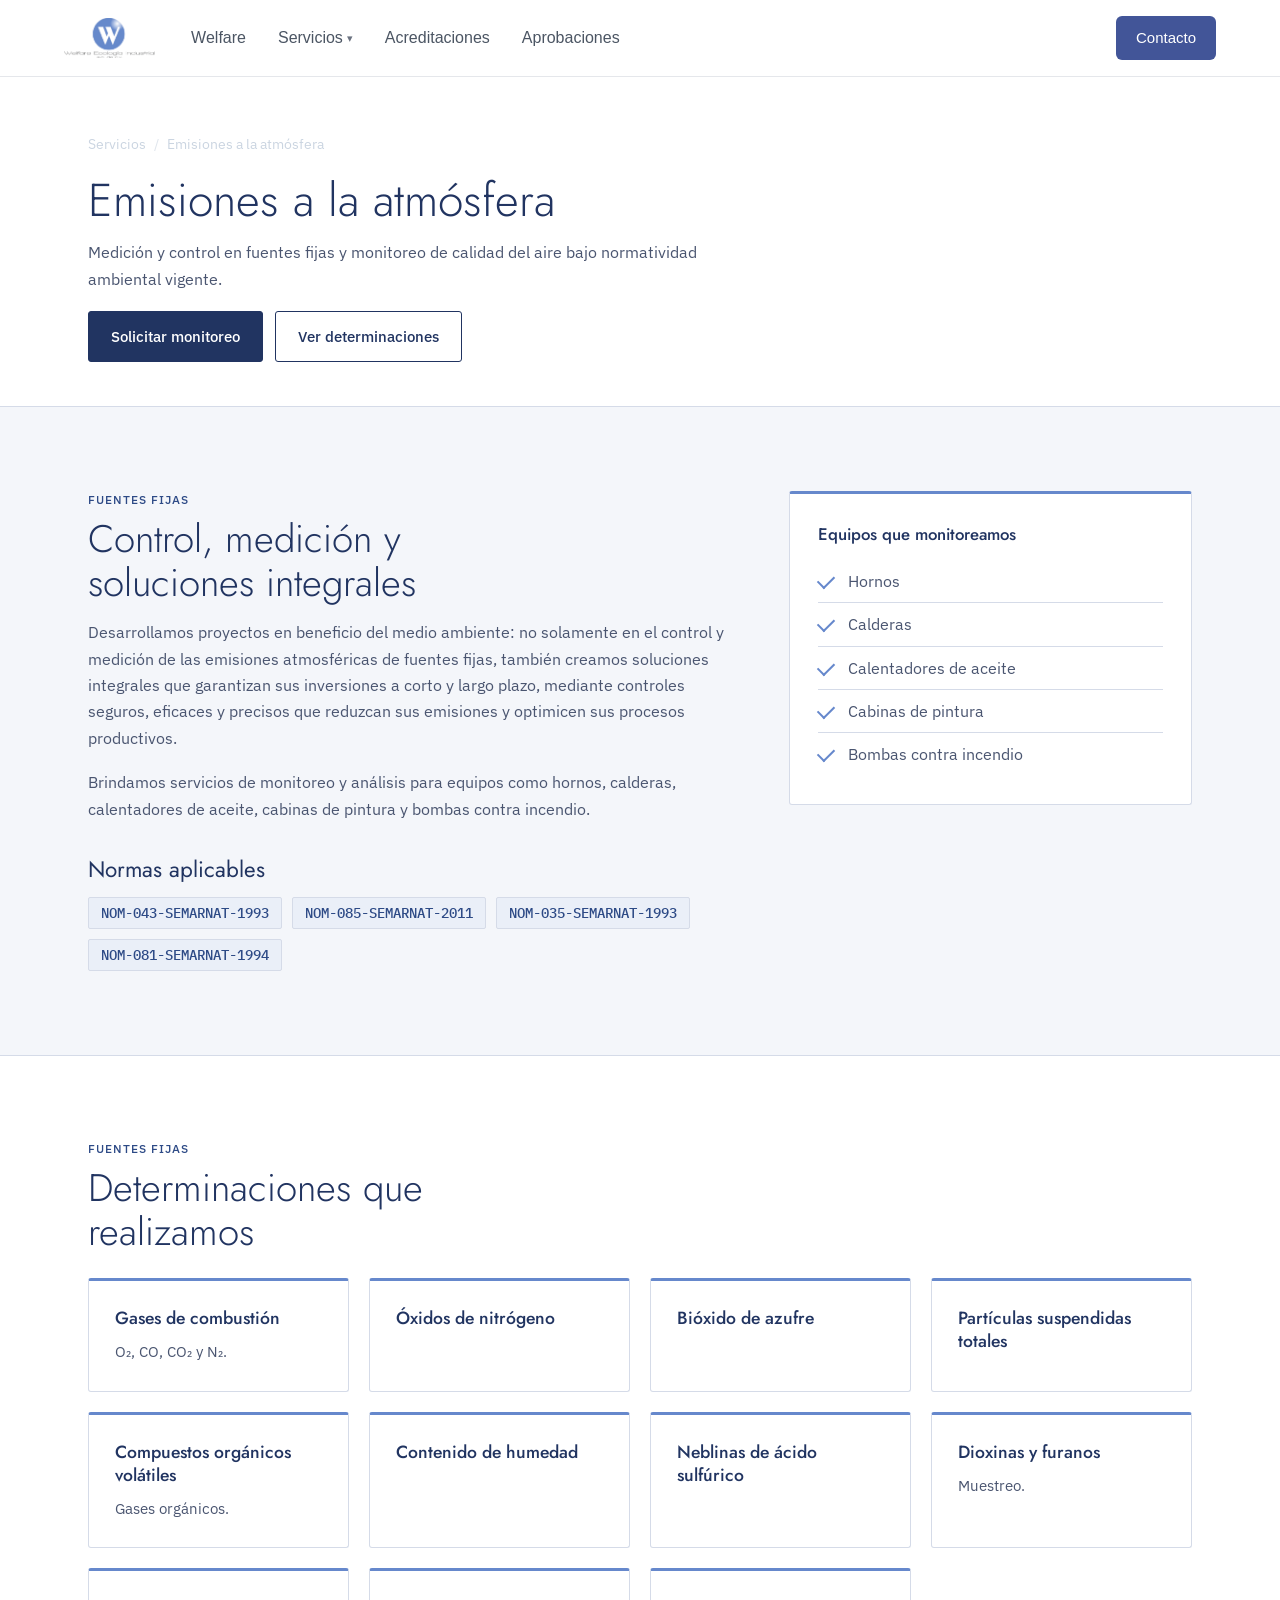
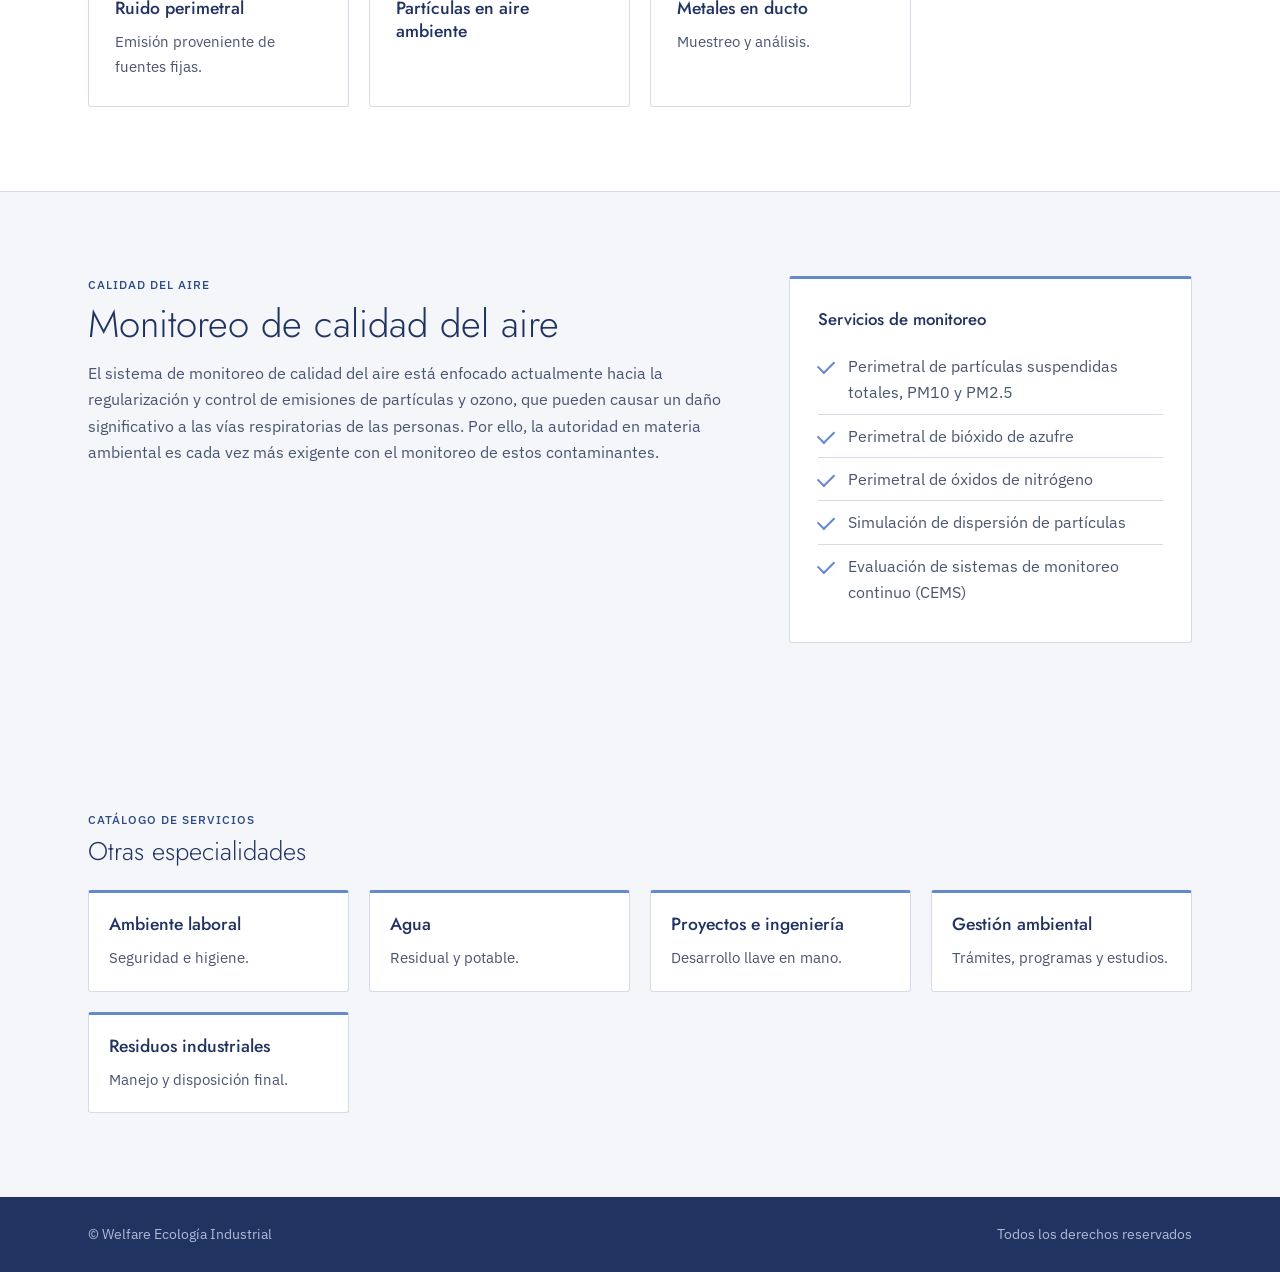
<file: emisiones-atmosfera.html>
<!DOCTYPE html>
<html lang="es">
<head>
  <meta charset="UTF-8">
  <meta name="viewport" content="width=device-width, initial-scale=1">
  <title>Emisiones a la atmósfera | Welfare Ecología Industrial</title>
  <meta name="description" content="Monitoreo y análisis de fuentes fijas y calidad del aire.">
  <link rel="preconnect" href="https://fonts.googleapis.com">
  <link rel="preconnect" href="https://fonts.gstatic.com" crossorigin>
  <link href="https://fonts.googleapis.com/css2?family=IBM+Plex+Mono:wght@500&family=IBM+Plex+Sans:wght@400;500&family=Jost:wght@300;400;500&display=swap" rel="stylesheet">
  <link rel="stylesheet" href="css/style.css">
</head>
<body>

  <header class="main-header">
    <div class="header-container">
      <a href="index.html" class="brand-logo">
        <img src="assets/WelfareLogo.png" alt="Welfare Ecología Industrial Logo">
      </a>
      <nav class="main-nav">
        <ul class="nav-list">
          <li class="nav-item"><a href="index.html" class="nav-link">Welfare</a></li>
          <li class="nav-item has-dropdown">
            <a href="servicios.html" class="nav-link" aria-current="page">Servicios <span class="arrow">▾</span></a>
            <div class="dropdown-menu">
              <a href="ambiente-laboral.html" class="nav-link">Ambiente Laboral</a>
              <a href="agua.html" class="nav-link">Agua</a>
              <a href="proyectos-ingenieria.html" class="dropdown-link">Proyectos e Ingeniería</a>
              <a href="gestion-ambiental.html" class="nav-link">Gestión Ambiental</a>
              <a href="residuos-industriales.html" class="nav-link">Residuos Industriales</a>
              <a href="emisiones-atmosfera.html" class="nav-link">Emisiones a la atmósfera</a>
            </div>
          </li>
          <li class="nav-item"><a href="acreditaciones.html" class="nav-link">Acreditaciones</a></li>
          <li class="nav-item"><a href="aprobaciones.html" class="nav-link">Aprobaciones</a></li>
        </ul>
      </nav>
      <a href="contacto.html" class="btn-contacto">Contacto</a>
    </div>
  </header>

  <main>

    <div class="page-title">
      <div class="wrap">
        <div class="crumbs"><a href="servicios.html">Servicios</a><span>/</span>Emisiones a la atmósfera</div>
        <h1>Emisiones a la atmósfera</h1>
        <p>Medición y control en fuentes fijas y monitoreo de calidad del aire bajo normatividad ambiental vigente.</p>
        <div class="actions" style="margin-top:18px">
          <a href="contacto.html" class="btn btn-solid">Solicitar monitoreo</a>
          <a href="#determinaciones" class="btn btn-line">Ver determinaciones</a>
        </div>
      </div>
    </div>

    <section id="fuentes">
      <div class="wrap split">
        <div>
          <span class="eyebrow">Fuentes fijas</span>
          <h2>Control, medición y soluciones integrales</h2>
          <p>Desarrollamos proyectos en beneficio del medio ambiente: no solamente en el control y medición de las emisiones atmosféricas de fuentes fijas, también creamos soluciones integrales que garantizan sus inversiones a corto y largo plazo, mediante controles seguros, eficaces y precisos que reduzcan sus emisiones y optimicen sus procesos productivos.</p>
          <p>Brindamos servicios de monitoreo y análisis para equipos como hornos, calderas, calentadores de aceite, cabinas de pintura y bombas contra incendio.</p>

          <h3>Normas aplicables</h3>
          <div class="chips">
            <span class="chip">NOM-043-SEMARNAT-1993</span>
            <span class="chip">NOM-085-SEMARNAT-2011</span>
            <span class="chip">NOM-035-SEMARNAT-1993</span>
            <span class="chip">NOM-081-SEMARNAT-1994</span>
          </div>
        </div>

        <aside class="aside">
          <h3>Equipos que monitoreamos</h3>
          <ul class="check">
            <li>Hornos</li>
            <li>Calderas</li>
            <li>Calentadores de aceite</li>
            <li>Cabinas de pintura</li>
            <li>Bombas contra incendio</li>
          </ul>
        </aside>
      </div>
    </section>

    <section class="band" id="determinaciones">
      <div class="wrap">
        <span class="eyebrow">Fuentes fijas</span>
        <h2>Determinaciones que realizamos</h2>
        <div class="card-grid" style="margin-top:24px">
          <article class="card"><h3>Gases de combustión</h3><p>O₂, CO, CO₂ y N₂.</p></article>
          <article class="card"><h3>Óxidos de nitrógeno</h3></article>
          <article class="card"><h3>Bióxido de azufre</h3></article>
          <article class="card"><h3>Partículas suspendidas totales</h3></article>
          <article class="card"><h3>Compuestos orgánicos volátiles</h3><p>Gases orgánicos.</p></article>
          <article class="card"><h3>Contenido de humedad</h3></article>
          <article class="card"><h3>Neblinas de ácido sulfúrico</h3></article>
          <article class="card"><h3>Dioxinas y furanos</h3><p>Muestreo.</p></article>
          <article class="card"><h3>Ruido perimetral</h3><p>Emisión proveniente de fuentes fijas.</p></article>
          <article class="card"><h3>Partículas en aire ambiente</h3></article>
          <article class="card"><h3>Metales en ducto</h3><p>Muestreo y análisis.</p></article>
        </div>
      </div>
    </section>

    <section>
      <div class="wrap split">
        <div>
          <span class="eyebrow">Calidad del aire</span>
          <h2>Monitoreo de calidad del aire</h2>
          <p>El sistema de monitoreo de calidad del aire está enfocado actualmente hacia la regularización y control de emisiones de partículas y ozono, que pueden causar un daño significativo a las vías respiratorias de las personas. Por ello, la autoridad en materia ambiental es cada vez más exigente con el monitoreo de estos contaminantes.</p>
        </div>
        <aside class="aside">
          <h3>Servicios de monitoreo</h3>
          <ul class="check">
            <li>Perimetral de partículas suspendidas totales, PM10 y PM2.5</li>
            <li>Perimetral de bióxido de azufre</li>
            <li>Perimetral de óxidos de nitrógeno</li>
            <li>Simulación de dispersión de partículas</li>
            <li>Evaluación de sistemas de monitoreo continuo (CEMS)</li>
          </ul>
        </aside>
      </div>
    </section>

    <section class="more">
      <div class="wrap">
        <span class="eyebrow">Catálogo de servicios</span>
        <h2>Otras especialidades</h2>
        <div class="card-grid" style="margin-top:24px">
          <a class="card" href="ambiente-laboral.html"><h3>Ambiente laboral</h3><p>Seguridad e higiene.</p></a>
          <a class="card" href="agua.html"><h3>Agua</h3><p>Residual y potable.</p></a>
          <a class="card" href="proyectos-ingenieria.html"><h3>Proyectos e ingeniería</h3><p>Desarrollo llave en mano.</p></a>
          <a class="card" href="gestion-ambiental.html"><h3>Gestión ambiental</h3><p>Trámites, programas y estudios.</p></a>
          <a class="card" href="residuos-industriales.html"><h3>Residuos industriales</h3><p>Manejo y disposición final.</p></a>
          <a class="card" href="emisiones-atmosfera.html" aria-current="page"><h3>Emisiones a la atmósfera</h3><p>Fuentes fijas y calidad del aire.</p></a>
        </div>
      </div>
    </section>

  </main>

  <footer class="site-footer">
    <div class="wrap">
      <span>© Welfare Ecología Industrial</span>
      <span>Todos los derechos reservados</span>
    </div>
  </footer>

</body>
</html>
</file>
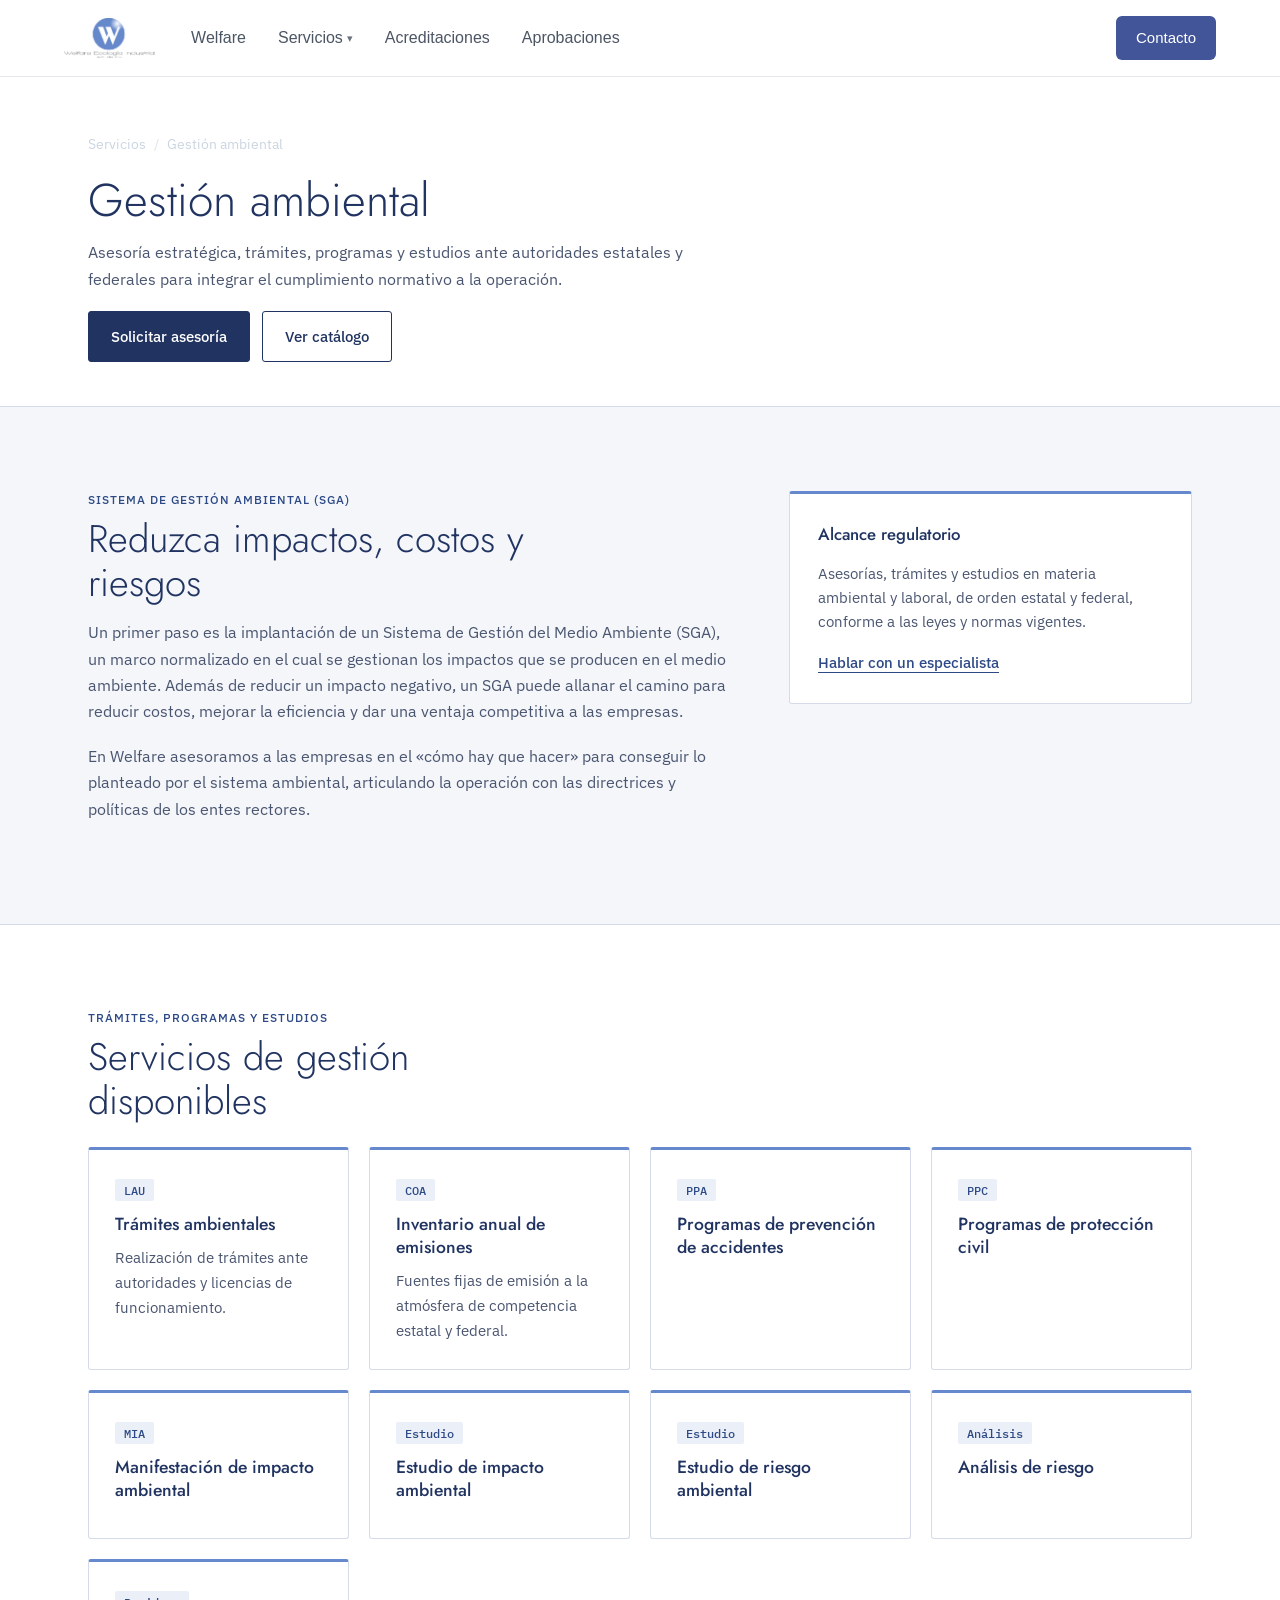
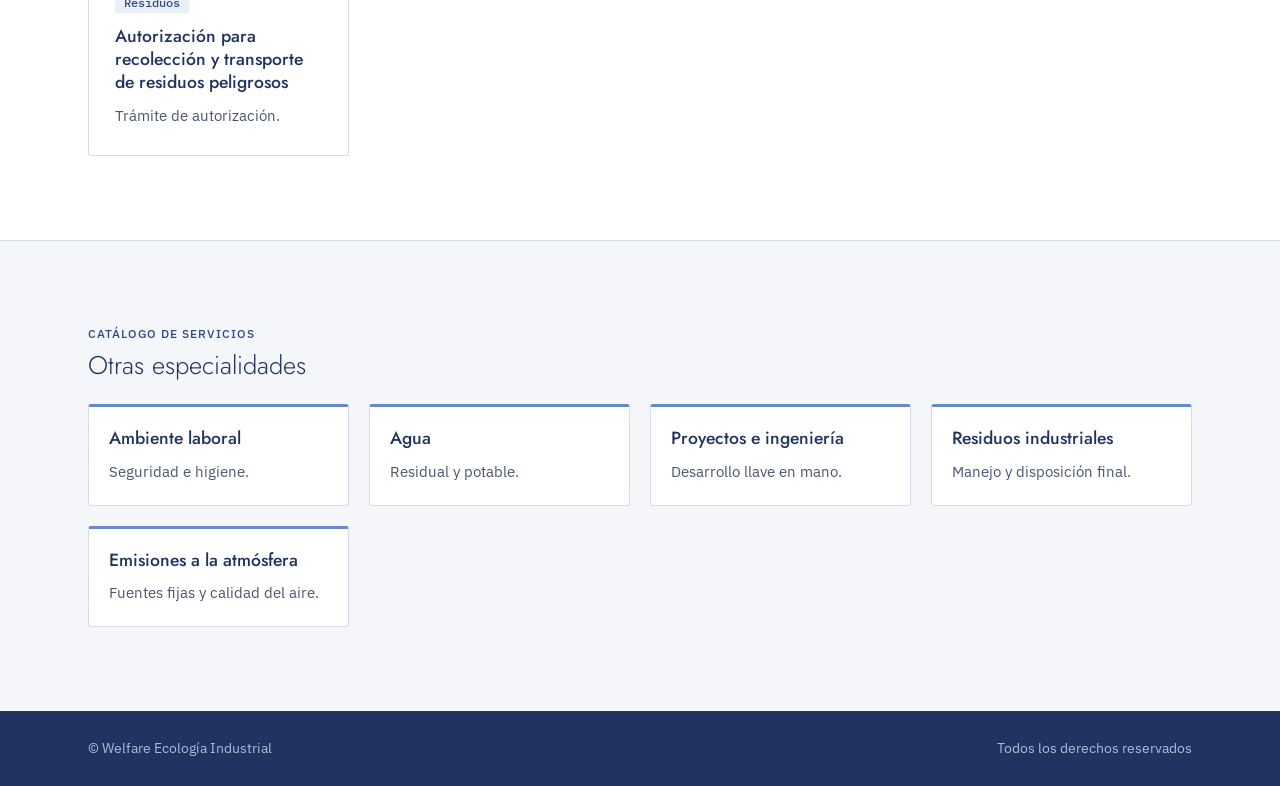
<file: gestion-ambiental.html>
<!DOCTYPE html>
<html lang="es">
<head>
  <meta charset="UTF-8">
  <meta name="viewport" content="width=device-width, initial-scale=1">
  <title>Gestión ambiental | Welfare Ecología Industrial</title>
  <meta name="description" content="Asesoría, trámites y estudios ambientales ante autoridades estatales y federales.">
  <link rel="preconnect" href="https://fonts.googleapis.com">
  <link rel="preconnect" href="https://fonts.gstatic.com" crossorigin>
  <link href="https://fonts.googleapis.com/css2?family=IBM+Plex+Mono:wght@500&family=IBM+Plex+Sans:wght@400;500&family=Jost:wght@300;400;500&display=swap" rel="stylesheet">
  <link rel="stylesheet" href="css/style.css">
</head>
<body>

  <header class="main-header">
    <div class="header-container">
      <a href="index.html" class="brand-logo">
        <img src="assets/WelfareLogo.png" alt="Welfare Ecología Industrial Logo">
      </a>
      <nav class="main-nav">
        <ul class="nav-list">
          <li class="nav-item"><a href="index.html" class="nav-link">Welfare</a></li>
          <li class="nav-item has-dropdown">
            <a href="servicios.html" class="nav-link" aria-current="page">Servicios <span class="arrow">▾</span></a>
            <div class="dropdown-menu">
              <a href="ambiente-laboral.html" class="nav-link">Ambiente Laboral</a>
              <a href="agua.html" class="nav-link">Agua</a>
              <a href="proyectos-ingenieria.html" class="nav-link">Proyectos e Ingeniería</a>
              <a href="gestion-ambiental.html" class="nav-link">Gestión Ambiental</a>
              <a href="residuos-industriales.html" class="nav-link">Residuos Industriales</a>
              <a href="emisiones-atmosfera.html" class="nav-link">Emisiones a la atmósfera</a>
            </div>
          </li>
          <li class="nav-item"><a href="acreditaciones.html" class="nav-link">Acreditaciones</a></li>
          <li class="nav-item"><a href="aprobaciones.html" class="nav-link">Aprobaciones</a></li>
        </ul>
      </nav>
      <a href="contacto.html" class="btn-contacto">Contacto</a>
    </div>
  </header>

  <main>

    <div class="page-title">
      <div class="wrap">
        <div class="crumbs"><a href="servicios.html">Servicios</a><span>/</span>Gestión ambiental</div>
        <h1>Gestión ambiental</h1>
        <p>Asesoría estratégica, trámites, programas y estudios ante autoridades estatales y federales para integrar el cumplimiento normativo a la operación.</p>
        <div class="actions" style="margin-top:18px">
          <a href="contacto.html" class="btn btn-solid">Solicitar asesoría</a>
          <a href="#tramites" class="btn btn-line">Ver catálogo</a>
        </div>
      </div>
    </div>

    <section>
      <div class="wrap split">
        <div>
          <span class="eyebrow">Sistema de Gestión Ambiental (SGA)</span>
          <h2>Reduzca impactos, costos y riesgos</h2>
          <p>Un primer paso es la implantación de un Sistema de Gestión del Medio Ambiente (SGA), un marco normalizado en el cual se gestionan los impactos que se producen en el medio ambiente. Además de reducir un impacto negativo, un SGA puede allanar el camino para reducir costos, mejorar la eficiencia y dar una ventaja competitiva a las empresas.</p>
          <p>En Welfare asesoramos a las empresas en el «cómo hay que hacer» para conseguir lo planteado por el sistema ambiental, articulando la operación con las directrices y políticas de los entes rectores.</p>
        </div>
        <aside class="aside">
          <h3>Alcance regulatorio</h3>
          <p>Asesorías, trámites y estudios en materia ambiental y laboral, de orden estatal y federal, conforme a las leyes y normas vigentes.</p>
          <p><a class="link" href="contacto.html">Hablar con un especialista</a></p>
        </aside>
      </div>
    </section>

    <section class="band" id="tramites">
      <div class="wrap">
        <span class="eyebrow">Trámites, programas y estudios</span>
        <h2>Servicios de gestión disponibles</h2>
        <div class="card-grid" style="margin-top:24px">
          <article class="card"><span class="tag">LAU</span><h3>Trámites ambientales</h3><p>Realización de trámites ante autoridades y licencias de funcionamiento.</p></article>
          <article class="card"><span class="tag">COA</span><h3>Inventario anual de emisiones</h3><p>Fuentes fijas de emisión a la atmósfera de competencia estatal y federal.</p></article>
          <article class="card"><span class="tag">PPA</span><h3>Programas de prevención de accidentes</h3></article>
          <article class="card"><span class="tag">PPC</span><h3>Programas de protección civil</h3></article>
          <article class="card"><span class="tag">MIA</span><h3>Manifestación de impacto ambiental</h3></article>
          <article class="card"><span class="tag">Estudio</span><h3>Estudio de impacto ambiental</h3></article>
          <article class="card"><span class="tag">Estudio</span><h3>Estudio de riesgo ambiental</h3></article>
          <article class="card"><span class="tag">Análisis</span><h3>Análisis de riesgo</h3></article>
          <article class="card"><span class="tag">Residuos</span><h3>Autorización para recolección y transporte de residuos peligrosos</h3><p>Trámite de autorización.</p></article>
        </div>
      </div>
    </section>

    <section class="more">
      <div class="wrap">
        <span class="eyebrow">Catálogo de servicios</span>
        <h2>Otras especialidades</h2>
        <div class="card-grid" style="margin-top:24px">
          <a class="card" href="ambiente-laboral.html"><h3>Ambiente laboral</h3><p>Seguridad e higiene.</p></a>
          <a class="card" href="agua.html"><h3>Agua</h3><p>Residual y potable.</p></a>
          <a class="card" href="proyectos-ingenieria.html"><h3>Proyectos e ingeniería</h3><p>Desarrollo llave en mano.</p></a>
          <a class="card" href="gestion-ambiental.html" aria-current="page"><h3>Gestión ambiental</h3><p>Trámites, programas y estudios.</p></a>
          <a class="card" href="residuos-industriales.html"><h3>Residuos industriales</h3><p>Manejo y disposición final.</p></a>
          <a class="card" href="emisiones-atmosfera.html"><h3>Emisiones a la atmósfera</h3><p>Fuentes fijas y calidad del aire.</p></a>
        </div>
      </div>
    </section>

  </main>

  <footer class="site-footer">
    <div class="wrap">
      <span>© Welfare Ecología Industrial</span>
      <span>Todos los derechos reservados</span>
    </div>
  </footer>

</body>
</html>
</file>
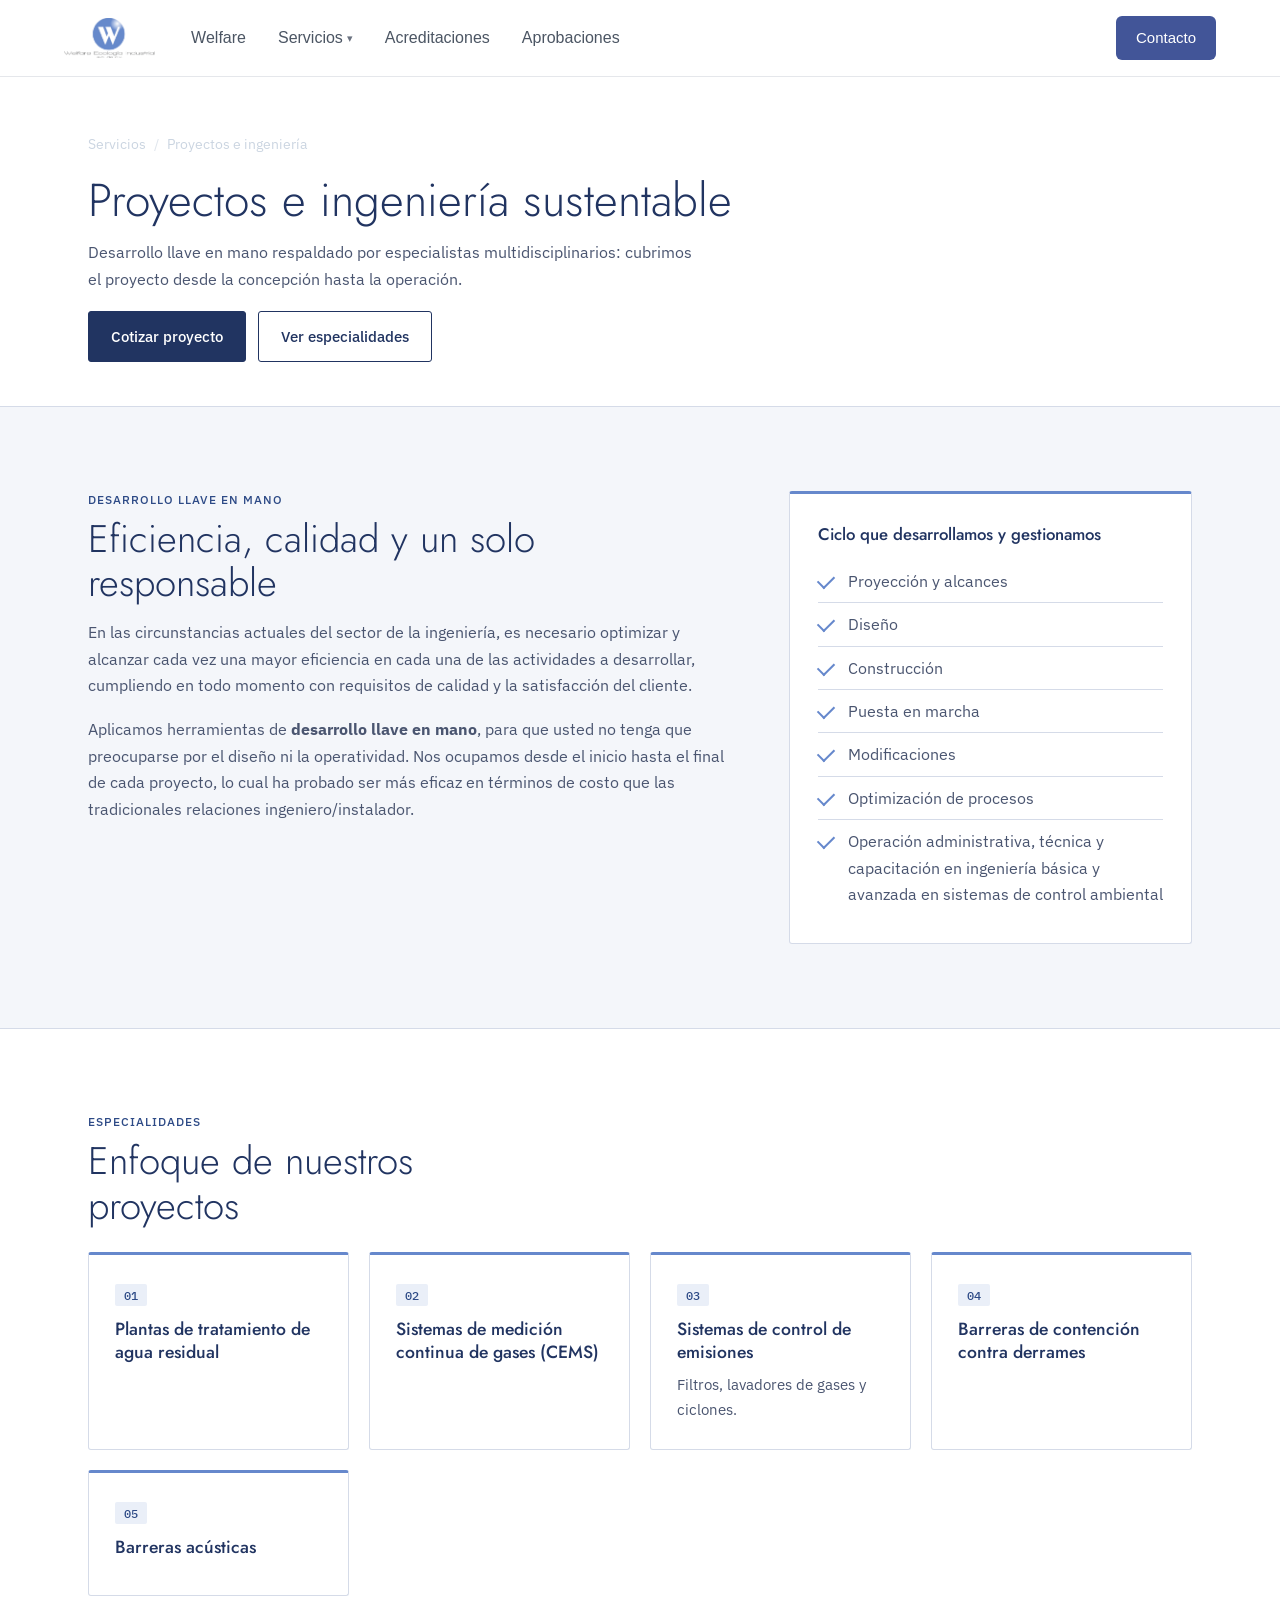
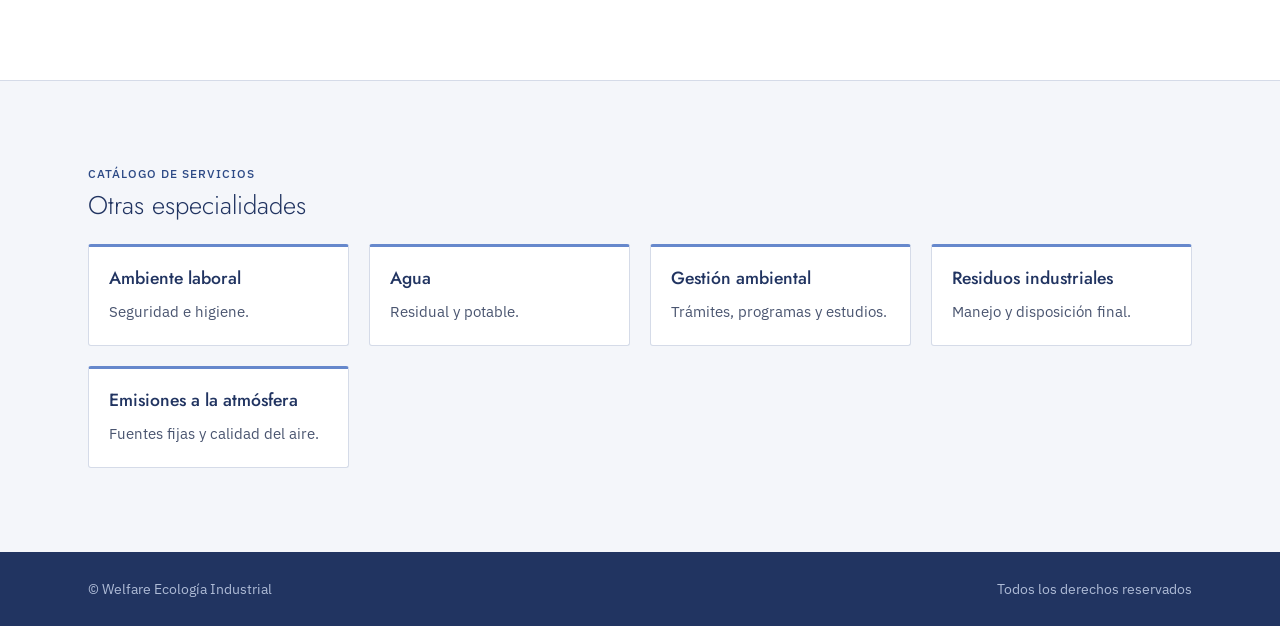
<file: proyectos-ingenieria.html>
<!DOCTYPE html>
<html lang="es">
<head>
  <meta charset="UTF-8">
  <meta name="viewport" content="width=device-width, initial-scale=1">
  <title>Proyectos e ingeniería | Welfare Ecología Industrial</title>
  <meta name="description" content="Ingeniería sustentable con desarrollo llave en mano, del diseño a la operación.">
  <link rel="preconnect" href="https://fonts.googleapis.com">
  <link rel="preconnect" href="https://fonts.gstatic.com" crossorigin>
  <link href="https://fonts.googleapis.com/css2?family=IBM+Plex+Mono:wght@500&family=IBM+Plex+Sans:wght@400;500&family=Jost:wght@300;400;500&display=swap" rel="stylesheet">
  <link rel="stylesheet" href="css/style.css">
</head>
<body>

  <header class="main-header">
    <div class="header-container">
      <a href="index.html" class="brand-logo">
        <img src="assets/WelfareLogo.png" alt="Welfare Ecología Industrial Logo">
      </a>
      <nav class="main-nav">
        <ul class="nav-list">
          <li class="nav-item"><a href="index.html" class="nav-link">Welfare</a></li>
          <li class="nav-item has-dropdown">
            <a href="servicios.html" class="nav-link" aria-current="page">Servicios <span class="arrow">▾</span></a>
            <div class="dropdown-menu">
              <a href="ambiente-laboral.html" class="nav-link">Ambiente Laboral</a>
              <a href="agua.html" class="nav-link">Agua</a>
              <a href="proyectos-ingenieria.html" class="nav-link">Proyectos e Ingeniería</a>
              <a href="gestion-ambiental.html" class="nav-link">Gestión Ambiental</a>
              <a href="residuos-industriales.html" class="nav-link">Residuos Industriales</a>
              <a href="emisiones-atmosfera.html" class="nav-link">Emisiones a la atmósfera</a>
            </div>
          </li>
          <li class="nav-item"><a href="acreditaciones.html" class="nav-link">Acreditaciones</a></li>
          <li class="nav-item"><a href="aprobaciones.html" class="nav-link">Aprobaciones</a></li>
        </ul>
      </nav>
      <a href="contacto.html" class="btn-contacto">Contacto</a>
    </div>
  </header>

  <main>

    <div class="page-title">
      <div class="wrap">
        <div class="crumbs"><a href="servicios.html">Servicios</a><span>/</span>Proyectos e ingeniería</div>
        <h1>Proyectos e ingeniería sustentable</h1>
        <p>Desarrollo llave en mano respaldado por especialistas multidisciplinarios: cubrimos el proyecto desde la concepción hasta la operación.</p>
        <div class="actions" style="margin-top:18px">
          <a href="contacto.html" class="btn btn-solid">Cotizar proyecto</a>
          <a href="#proyectos" class="btn btn-line">Ver especialidades</a>
        </div>
      </div>
    </div>

    <section>
      <div class="wrap split">
        <div>
          <span class="eyebrow">Desarrollo llave en mano</span>
          <h2>Eficiencia, calidad y un solo responsable</h2>
          <p>En las circunstancias actuales del sector de la ingeniería, es necesario optimizar y alcanzar cada vez una mayor eficiencia en cada una de las actividades a desarrollar, cumpliendo en todo momento con requisitos de calidad y la satisfacción del cliente.</p>
          <p>Aplicamos herramientas de <strong>desarrollo llave en mano</strong>, para que usted no tenga que preocuparse por el diseño ni la operatividad. Nos ocupamos desde el inicio hasta el final de cada proyecto, lo cual ha probado ser más eficaz en términos de costo que las tradicionales relaciones ingeniero/instalador.</p>
        </div>

        <aside class="aside">
          <h3>Ciclo que desarrollamos y gestionamos</h3>
          <ul class="check">
            <li>Proyección y alcances</li>
            <li>Diseño</li>
            <li>Construcción</li>
            <li>Puesta en marcha</li>
            <li>Modificaciones</li>
            <li>Optimización de procesos</li>
            <li>Operación administrativa, técnica y capacitación en ingeniería básica y avanzada en sistemas de control ambiental</li>
          </ul>
        </aside>
      </div>
    </section>

    <section class="band" id="proyectos">
      <div class="wrap">
        <span class="eyebrow">Especialidades</span>
        <h2>Enfoque de nuestros proyectos</h2>
        <div class="card-grid" style="margin-top:24px">
          <article class="card"><span class="tag">01</span><h3>Plantas de tratamiento de agua residual</h3></article>
          <article class="card"><span class="tag">02</span><h3>Sistemas de medición continua de gases (CEMS)</h3></article>
          <article class="card"><span class="tag">03</span><h3>Sistemas de control de emisiones</h3><p>Filtros, lavadores de gases y ciclones.</p></article>
          <article class="card"><span class="tag">04</span><h3>Barreras de contención contra derrames</h3></article>
          <article class="card"><span class="tag">05</span><h3>Barreras acústicas</h3></article>
        </div>
      </div>
    </section>

    <section class="more">
      <div class="wrap">
        <span class="eyebrow">Catálogo de servicios</span>
        <h2>Otras especialidades</h2>
        <div class="card-grid" style="margin-top:24px">
          <a class="card" href="ambiente-laboral.html"><h3>Ambiente laboral</h3><p>Seguridad e higiene.</p></a>
          <a class="card" href="agua.html"><h3>Agua</h3><p>Residual y potable.</p></a>
          <a class="card" href="proyectos-ingenieria.html" aria-current="page"><h3>Proyectos e ingeniería</h3><p>Desarrollo llave en mano.</p></a>
          <a class="card" href="gestion-ambiental.html"><h3>Gestión ambiental</h3><p>Trámites, programas y estudios.</p></a>
          <a class="card" href="residuos-industriales.html"><h3>Residuos industriales</h3><p>Manejo y disposición final.</p></a>
          <a class="card" href="emisiones-atmosfera.html"><h3>Emisiones a la atmósfera</h3><p>Fuentes fijas y calidad del aire.</p></a>
        </div>
      </div>
    </section>

  </main>

  <footer class="site-footer">
    <div class="wrap">
      <span>© Welfare Ecología Industrial</span>
      <span>Todos los derechos reservados</span>
    </div>
  </footer>

</body>
</html>
</file>
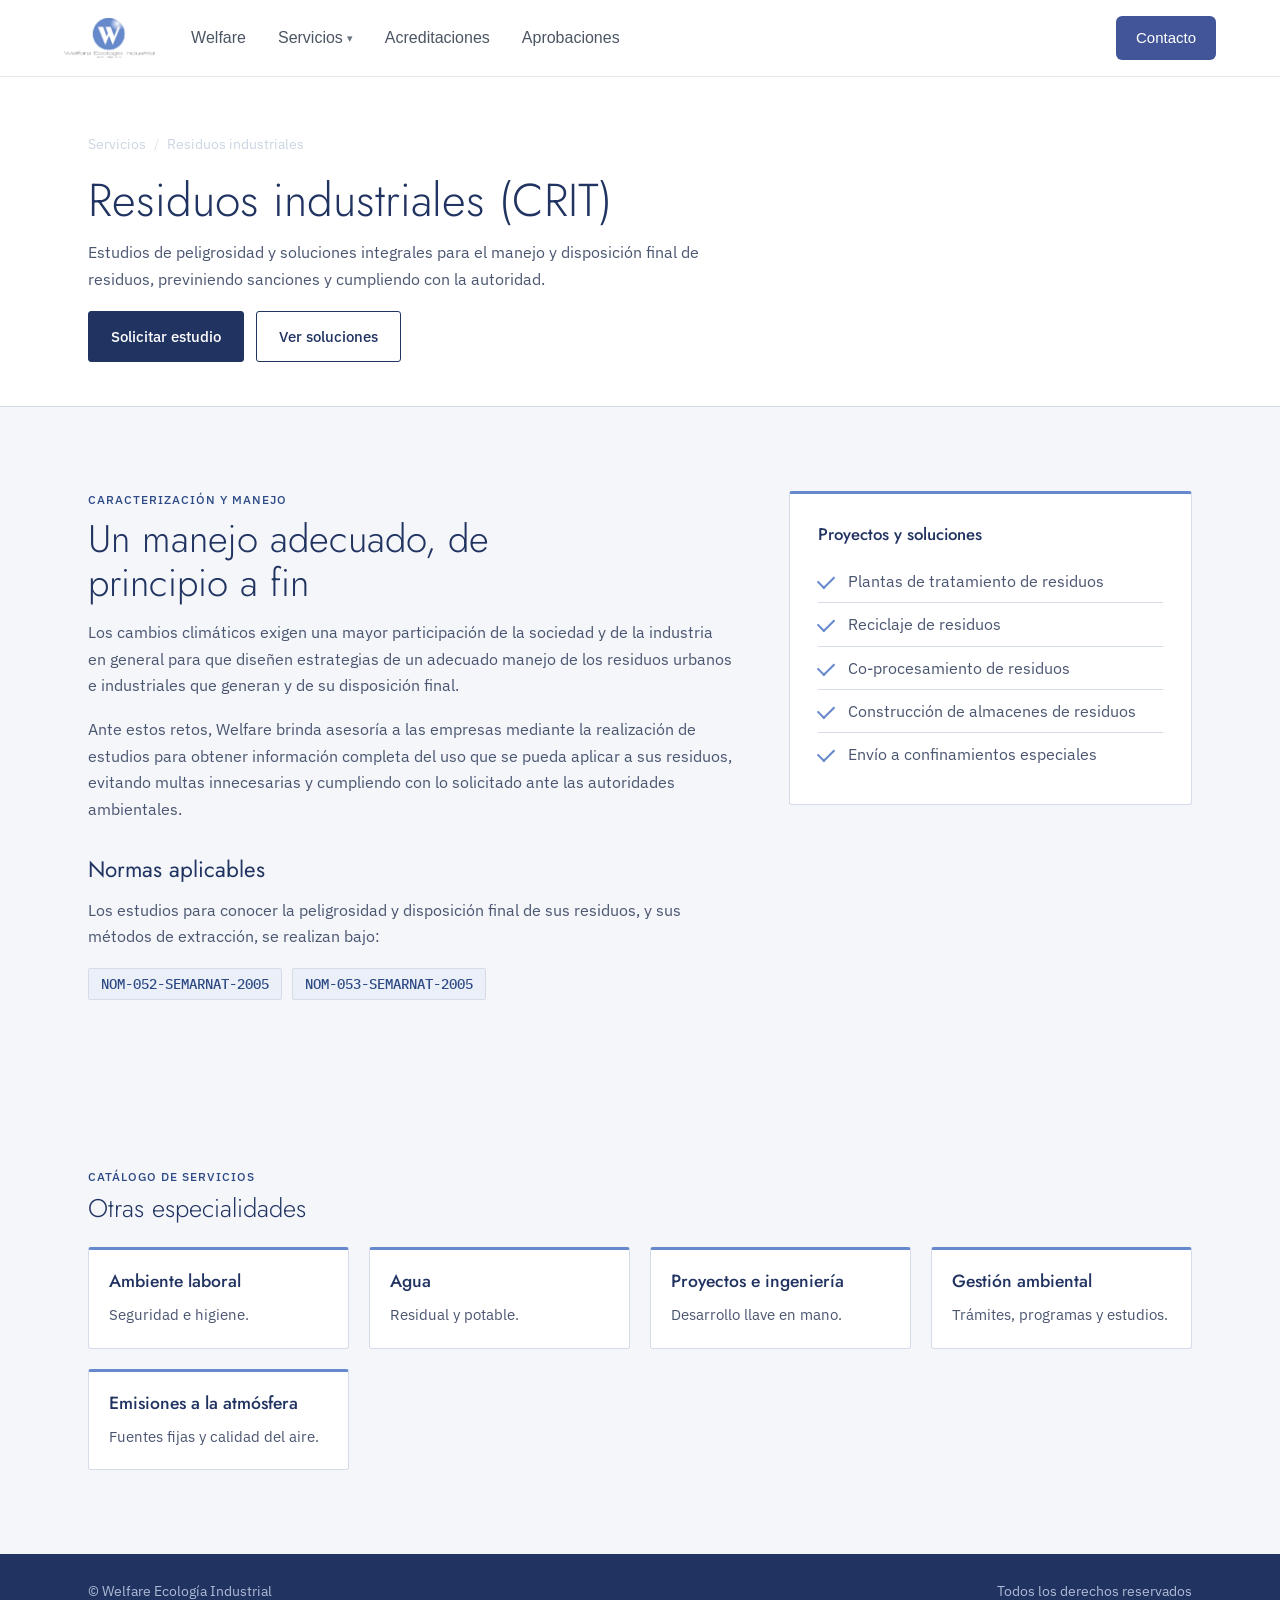
<file: residuos-industriales.html>
<!DOCTYPE html>
<html lang="es">
<head>
  <meta charset="UTF-8">
  <meta name="viewport" content="width=device-width, initial-scale=1">
  <title>Residuos industriales | Welfare Ecología Industrial</title>
  <meta name="description" content="Estudios de peligrosidad y soluciones para el manejo y disposición final de residuos.">
  <link rel="preconnect" href="https://fonts.googleapis.com">
  <link rel="preconnect" href="https://fonts.gstatic.com" crossorigin>
  <link href="https://fonts.googleapis.com/css2?family=IBM+Plex+Mono:wght@500&family=IBM+Plex+Sans:wght@400;500&family=Jost:wght@300;400;500&display=swap" rel="stylesheet">
  <link rel="stylesheet" href="css/style.css">
</head>
<body>

  <header class="main-header">
    <div class="header-container">
      <a href="index.html" class="brand-logo">
        <img src="assets/WelfareLogo.png" alt="Welfare Ecología Industrial Logo">
      </a>
      <nav class="main-nav">
        <ul class="nav-list">
          <li class="nav-item"><a href="index.html" class="nav-link">Welfare</a></li>
          <li class="nav-item has-dropdown">
            <a href="servicios.html" class="nav-link" aria-current="page">Servicios <span class="arrow">▾</span></a>
            <div class="dropdown-menu">
              <a href="ambiente-laboral.html" class="nav-link">Ambiente Laboral</a>
              <a href="agua.html" class="nav-link">Agua</a>
              <a href="proyectos-ingenieria.html" class="nav-link">Proyectos e Ingeniería</a>
              <a href="gestion-ambiental.html" class="nav-link">Gestión Ambiental</a>
              <a href="residuos-industriales.html" class="nav-link">Residuos Industriales</a>
              <a href="emisiones-atmosfera.html" class="nav-link">Emisiones a la atmósfera</a>
            </div>
          </li>
          <li class="nav-item"><a href="acreditaciones.html" class="nav-link">Acreditaciones</a></li>
          <li class="nav-item"><a href="aprobaciones.html" class="nav-link">Aprobaciones</a></li>
        </ul>
      </nav>
      <a href="contacto.html" class="btn-contacto">Contacto</a>
    </div>
  </header>

  <main>

    <div class="page-title">
      <div class="wrap">
        <div class="crumbs"><a href="servicios.html">Servicios</a><span>/</span>Residuos industriales</div>
        <h1>Residuos industriales (CRIT)</h1>
        <p>Estudios de peligrosidad y soluciones integrales para el manejo y disposición final de residuos, previniendo sanciones y cumpliendo con la autoridad.</p>
        <div class="actions" style="margin-top:18px">
          <a href="contacto.html" class="btn btn-solid">Solicitar estudio</a>
          <a href="#soluciones" class="btn btn-line">Ver soluciones</a>
        </div>
      </div>
    </div>

    <section>
      <div class="wrap split">
        <div>
          <span class="eyebrow">Caracterización y manejo</span>
          <h2>Un manejo adecuado, de principio a fin</h2>
          <p>Los cambios climáticos exigen una mayor participación de la sociedad y de la industria en general para que diseñen estrategias de un adecuado manejo de los residuos urbanos e industriales que generan y de su disposición final.</p>
          <p>Ante estos retos, Welfare brinda asesoría a las empresas mediante la realización de estudios para obtener información completa del uso que se pueda aplicar a sus residuos, evitando multas innecesarias y cumpliendo con lo solicitado ante las autoridades ambientales.</p>

          <h3>Normas aplicables</h3>
          <p>Los estudios para conocer la peligrosidad y disposición final de sus residuos, y sus métodos de extracción, se realizan bajo:</p>
          <div class="chips">
            <span class="chip">NOM-052-SEMARNAT-2005</span>
            <span class="chip">NOM-053-SEMARNAT-2005</span>
          </div>
        </div>

        <aside class="aside" id="soluciones">
          <h3>Proyectos y soluciones</h3>
          <ul class="check">
            <li>Plantas de tratamiento de residuos</li>
            <li>Reciclaje de residuos</li>
            <li>Co-procesamiento de residuos</li>
            <li>Construcción de almacenes de residuos</li>
            <li>Envío a confinamientos especiales</li>
          </ul>
        </aside>
      </div>
    </section>

    <section class="more">
      <div class="wrap">
        <span class="eyebrow">Catálogo de servicios</span>
        <h2>Otras especialidades</h2>
        <div class="card-grid" style="margin-top:24px">
          <a class="card" href="ambiente-laboral.html"><h3>Ambiente laboral</h3><p>Seguridad e higiene.</p></a>
          <a class="card" href="agua.html"><h3>Agua</h3><p>Residual y potable.</p></a>
          <a class="card" href="proyectos-ingenieria.html"><h3>Proyectos e ingeniería</h3><p>Desarrollo llave en mano.</p></a>
          <a class="card" href="gestion-ambiental.html"><h3>Gestión ambiental</h3><p>Trámites, programas y estudios.</p></a>
          <a class="card" href="residuos-industriales.html" aria-current="page"><h3>Residuos industriales</h3><p>Manejo y disposición final.</p></a>
          <a class="card" href="emisiones-atmosfera.html"><h3>Emisiones a la atmósfera</h3><p>Fuentes fijas y calidad del aire.</p></a>
        </div>
      </div>
    </section>

  </main>

  <footer class="site-footer">
    <div class="wrap">
      <span>© Welfare Ecología Industrial</span>
      <span>Todos los derechos reservados</span>
    </div>
  </footer>

</body>
</html>
</file>
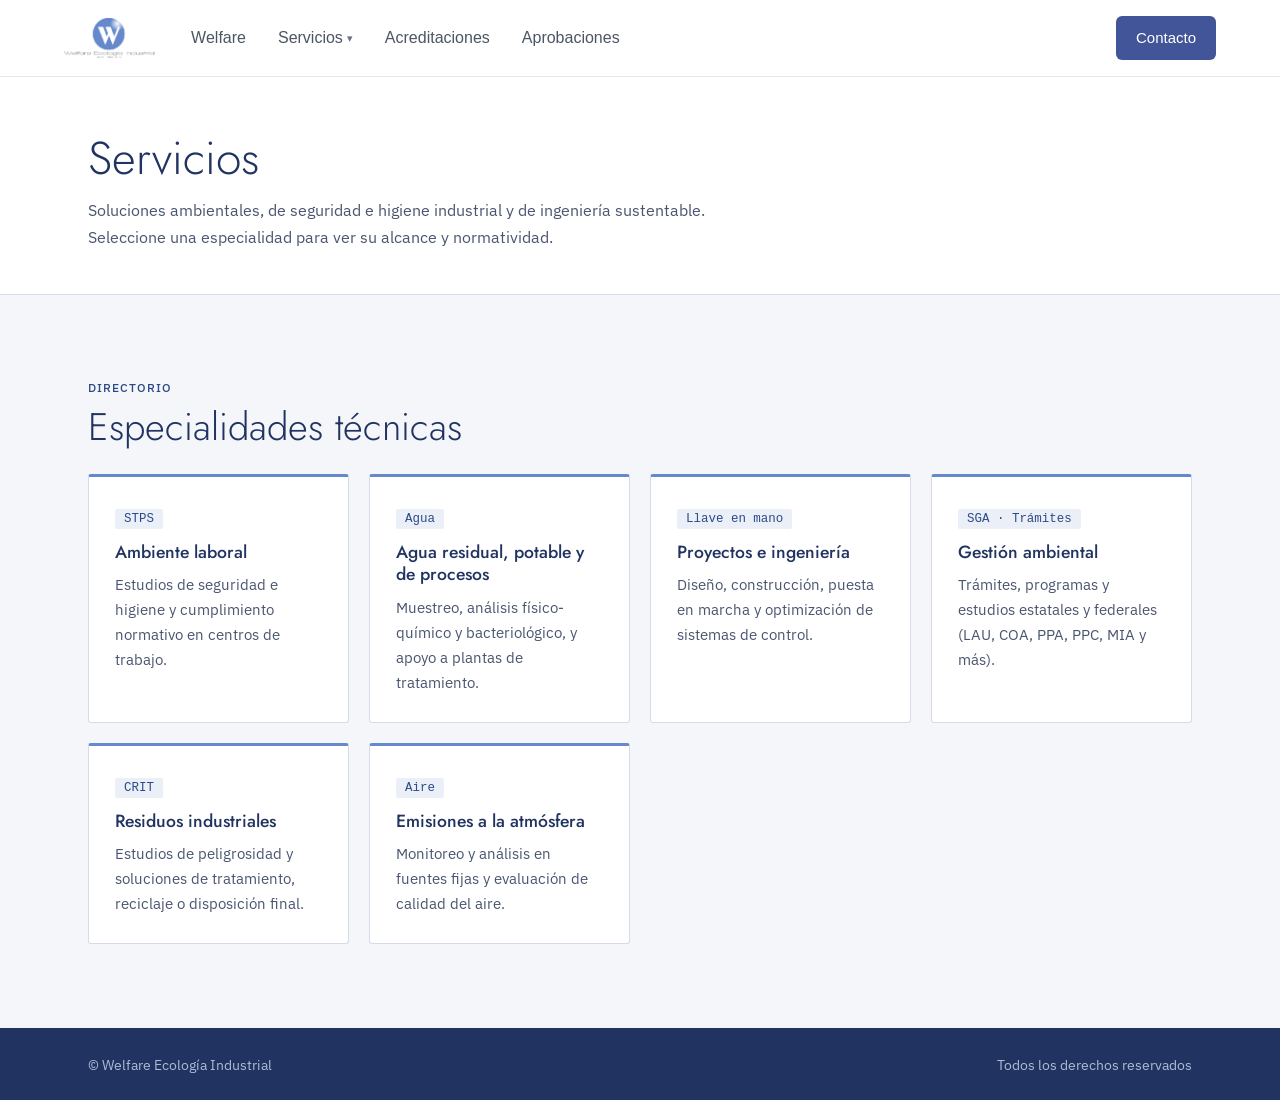
<file: servicios.html>
<!DOCTYPE html>
<html lang="es">
<head>
  <meta charset="UTF-8">
  <meta name="viewport" content="width=device-width, initial-scale=1">
  <title>Servicios | Welfare Ecología Industrial</title>
  <meta name="description" content="Ambiente laboral, agua, proyectos e ingeniería, gestión ambiental, residuos industriales y emisiones a la atmósfera.">
  <link rel="preconnect" href="https://fonts.googleapis.com">
  <link rel="preconnect" href="https://fonts.gstatic.com" crossorigin>
  <link href="https://fonts.googleapis.com/css2?family=IBM+Plex+Sans:wght@400;500&family=Jost:wght@300;400;500&display=swap" rel="stylesheet">
  <link rel="stylesheet" href="css/style.css">
</head>
<body>

  <header class="main-header">
    <div class="header-container">
      <a href="index.html" class="brand-logo">
        <img src="assets/WelfareLogo.png" alt="Welfare Ecología Industrial Logo">
      </a>

      <nav class="main-nav">
        <ul class="nav-list">
          <li class="nav-item">
            <a href="index.html" class="nav-link">Welfare</a>
          </li>

          <li class="nav-item has-dropdown">
            <a href="servicios.html" class="nav-link" aria-current="page">Servicios <span class="arrow">▾</span></a>
            <div class="dropdown-menu">
              <a href="ambiente-laboral.html" class="nav-link">Ambiente Laboral</a>
              <a href="agua.html" class="nav-link">Agua</a>
              <a href="proyectos-ingenieria.html" class="nav-link">Proyectos e Ingeniería</a>
              <a href="gestion-ambiental.html" class="nav-link">Gestión Ambiental</a>
              <a href="residuos-industriales.html" class="nav-link">Residuos Industriales</a>
              <a href="emisiones-atmosfera.html" class="nav-link">Emisiones a la atmósfera</a>
            </div>
          </li>

          <li class="nav-item">
            <a href="acreditaciones.html" class="nav-link">Acreditaciones</a>
          </li>
          <li class="nav-item">
            <a href="aprobaciones.html" class="nav-link">Aprobaciones</a>
          </li>
        </ul>
      </nav>

      <a href="contacto.html" class="btn-contacto">Contacto</a>
    </div>
  </header>

  <div class="page-title">
    <div class="wrap">
      <h1>Servicios</h1>
      <p>Soluciones ambientales, de seguridad e higiene industrial y de ingeniería sustentable. Seleccione una especialidad para ver su alcance y normatividad.</p>
    </div>
  </div>

  <main>
    <section>
      <div class="wrap">
        <span class="eyebrow">Directorio</span>
        <h2>Especialidades técnicas</h2>
        <div class="card-grid" style="margin-top:24px">
          <a class="card" href="ambiente-laboral.html">
            <span class="tag">STPS</span>
            <h3>Ambiente laboral</h3>
            <p>Estudios de seguridad e higiene y cumplimiento normativo en centros de trabajo.</p>
          </a>

          <a class="card" href="agua.html">
            <span class="tag">Agua</span>
            <h3>Agua residual, potable y de procesos</h3>
            <p>Muestreo, análisis físico-químico y bacteriológico, y apoyo a plantas de tratamiento.</p>
          </a>

          <a class="card" href="proyectos-ingenieria.html">
            <span class="tag">Llave en mano</span>
            <h3>Proyectos e ingeniería</h3>
            <p>Diseño, construcción, puesta en marcha y optimización de sistemas de control.</p>
          </a>

          <a class="card" href="gestion-ambiental.html">
            <span class="tag">SGA · Trámites</span>
            <h3>Gestión ambiental</h3>
            <p>Trámites, programas y estudios estatales y federales (LAU, COA, PPA, PPC, MIA y más).</p>
          </a>

          <a class="card" href="residuos-industriales.html">
            <span class="tag">CRIT</span>
            <h3>Residuos industriales</h3>
            <p>Estudios de peligrosidad y soluciones de tratamiento, reciclaje o disposición final.</p>
          </a>

          <a class="card" href="emisiones-atmosfera.html">
            <span class="tag">Aire</span>
            <h3>Emisiones a la atmósfera</h3>
            <p>Monitoreo y análisis en fuentes fijas y evaluación de calidad del aire.</p>
          </a>
        </div>
      </div>
    </section>
  </main>

  <footer class="site-footer">
    <div class="wrap">
      <span>© Welfare Ecología Industrial</span>
      <span>Todos los derechos reservados</span>
    </div>
  </footer>

</body>
</html>
</file>
<file: css/style.css>
:root{
  --ink:#213461;
  --ink-soft:#4a5570;
  --brand:#6688cc;      /* azul del logotipo */
  --brand-deep:#2d4a86;
  --paper:#f4f6fa;
  --white:#fff;
  --line:#d5dbe8;
  --signal:#f0b429;
  --radius:3px;
  --display:"Jost",system-ui,sans-serif;
  --body:"IBM Plex Sans",system-ui,sans-serif;
}
*{box-sizing:border-box}
html{scroll-behavior:smooth}
body{margin:0;background:var(--paper);color:var(--ink);font:400 1rem/1.65 var(--body)}
a{color:inherit;text-decoration:none}
:focus-visible{outline:2px solid var(--brand-deep);outline-offset:3px}
.wrap{max-width:1160px;margin:0 auto;padding:0 28px}

/* header */
.site-header{background:var(--white);border-bottom:1px solid var(--line);position:sticky;top:0;z-index:50}
.site-header .wrap{display:flex;align-items:center;justify-content:space-between;height:72px;gap:24px}
.site-header img{height:44px;display:block}
.nav{display:flex;gap:4px;align-items:center}
.nav>li{list-style:none;position:relative}
.nav ul{margin:0;padding:0}
.nav>li>a{display:block;padding:10px 14px;font-size:.92rem;color:var(--ink-soft)}
.nav>li>a:hover,.nav>li>a[aria-current]{color:var(--brand-deep)}
.menu{display:none;position:absolute;top:100%;left:0;min-width:290px;background:var(--white);border:1px solid var(--line);border-radius:var(--radius);padding:10px 0}
.nav>li:hover .menu,.nav>li:focus-within .menu{display:block}
.menu b{display:block;padding:8px 18px 2px;font:500 .78rem var(--body);color:var(--ink-soft)}
.menu a{display:block;padding:7px 18px;font-size:.9rem}
.menu a:hover{background:var(--paper);color:var(--brand-deep)}
.menu hr{border:0;border-top:1px solid var(--line);margin:8px 0}
.btn{display:inline-block;padding:12px 22px;border-radius:var(--radius);font-weight:500;font-size:.95rem;border:1px solid var(--ink)}
.btn-solid{background:var(--ink);color:var(--white)}
.btn-solid:hover{background:var(--brand-deep);border-color:var(--brand-deep)}
.btn-line:hover{background:var(--white)}

/* hero */
.hero{padding:88px 0 72px}
.hero .wrap{display:grid;grid-template-columns:1.15fr 1fr;gap:64px;align-items:center}
.hero h1{font:300 clamp(2.4rem,4.6vw,4rem)/1.08 var(--display);letter-spacing:-.01em;margin:0 0 24px}
.hero p{max-width:54ch;color:var(--ink-soft);font-size:1.08rem;margin:0 0 32px}
.hero .actions{display:flex;gap:12px;flex-wrap:wrap}
.photo{aspect-ratio:4/5;background:linear-gradient(160deg,#dfe6f4,#b9c8e6);border-radius:var(--radius);display:grid;place-items:end start;padding:18px;font-size:.82rem;color:var(--ink-soft);border-left:6px solid var(--brand)}
.photo img{width:100%;height:100%;object-fit:cover;display:block}

/* credenciales */
.facts{background:var(--ink);color:var(--white)}
.facts .wrap{display:grid;grid-template-columns:repeat(4,1fr);gap:0}
.facts div{padding: 25px 50px;border-left:1px solid rgba(255,255,255,.14)}
.facts div:first-child{border-left:0;padding-left:0}
.facts strong{display:block;font:300 1.7rem/1.2 var(--display)}
.facts span{font-size:.86rem;color:#aebbd6}

/* secciones */
section{padding:84px 0}
h2{font:300 clamp(1.8rem,3vw,2.5rem)/1.15 var(--display);margin:0 0 14px;max-width:22ch}
.lead{color:var(--ink-soft);max-width:60ch;margin:0 0 40px}

/* tabla de alcance */
table{width:100%;border-collapse:collapse;background:var(--white);border:1px solid var(--line)}
th,td{text-align:left;padding:18px 22px;border-bottom:1px solid var(--line);vertical-align:top;font-size:.95rem}
th{font-weight:500;background:#eaeff8;font-size:.86rem;color:var(--ink-soft)}
td:first-child{font-weight:500;width:26%}
td code{font:500 .86rem/1.4 "IBM Plex Mono",monospace;color:var(--brand-deep);background:#eaeff8;padding:2px 7px;border-radius:2px;white-space:nowrap}
.table-scroll{overflow-x:auto}

/* líneas de negocio */
.lines{border-top:1px solid var(--ink)}
.line{display:grid;grid-template-columns:1fr 1.4fr auto;gap:40px;padding:34px 0;border-bottom:1px solid var(--line);align-items:start}
.line h3{font:400 1.6rem/1.2 var(--display);margin:0}
.line p{margin:0;color:var(--ink-soft)}
.line a{font-weight:500;color:var(--brand-deep);border-bottom:1px solid currentColor}

/* contacto */
.contact{background:var(--white);border-top:1px solid var(--line)}
.offices{display:grid;grid-template-columns:repeat(3,1fr);gap:40px;margin-top:36px}
.offices h3{font:500 1.1rem var(--display);margin:0 0 8px;padding-top:14px;border-top:3px solid var(--brand)}
.offices p{margin:0 0 6px;color:var(--ink-soft);font-size:.94rem}
.offices .tel{color:var(--ink);font-weight:500}
.site-footer{background:var(--ink);color:#aebbd6;font-size:.85rem;padding:26px 0}
.site-footer .wrap{display:flex;justify-content:space-between;gap:16px;flex-wrap:wrap}

@media (max-width:860px){
  .hero .wrap,.line,.offices{grid-template-columns:1fr}
  .hero{padding: 30px 0}
  .photo{aspect-ratio:16/10}
  .facts .wrap{grid-template-columns:1fr 1fr}
  .facts div:nth-child(3){border-left:0;padding-left:0}
  .nav{display:none}
  .line{gap:12px}
}

/* Header & Nav Base */
.main-header {
  position: sticky;
  top: 0;
  z-index: 1000;
  background: #ffffff;
  border-bottom: 1px solid #e5e7eb;
  font-family: 'Segoe UI', Arial, sans-serif;
}

.header-container {
  max-width: 1200px;
  margin: 0 auto;
  padding: 0 24px;
  display: flex;
  align-items: center;
  justify-content: space-between;
  height: 76px;
}

.nav-list {
  display: flex;
  align-items: center;
  gap: 8px;
  list-style: none;
  margin: 0;
  padding: 0;
}

.nav-link {
  display: flex;
  align-items: center;
  gap: 4px;
  padding: 12px 14px;
  color: #1f2937;
  text-decoration: none;
  font-size: 15px;
  font-weight: 500;
}

/* Dropdown Menu CSS Only */
.has-dropdown {
  position: relative;
}

.dropdown-menu {
  display: none;
  position: absolute;
  top: 100%;
  left: 0;
  width: 240px;
  background: #ffffff;
  border: 1px solid #e5e7eb;
  border-radius: 10px;
  box-shadow: 0 12px 32px rgba(0, 0, 0, 0.12);
  padding: 8px;
  margin-top: 0px;
}

.dropdown-large {
  width: 280px;
}

.has-dropdown:hover .dropdown-menu,
.has-dropdown:focus-within .dropdown-menu {
  display: block;
}

.dropdown-link {
  display: block;
  padding: 10px 12px;
  border-radius: 6px;
  color: #1f2937;
  text-decoration: none;
  font-size: 14px;
}

.dropdown-link:hover {
  background-color: #f3f4f6;
}

.dropdown-link.highlight {
  color: #568dc1;
  font-weight: 600;
}

.dropdown-header {
  padding: 8px 12px 4px;
  font-size: 11px;
  font-weight: 700;
  text-transform: uppercase;
  letter-spacing: .04em;
  color: #9ca3af;
}

.dropdown-divider {
  height: 1px;
  background: #e5e7eb;
  margin: 6px 8px;
}

/* Header & Nav Layout */
.main-header {
  position: sticky;
  top: 0;
  z-index: 1000;
  background: #ffffff;
  border-bottom: 1px solid #e5e7eb;
  font-family: 'Segoe UI', Arial, sans-serif;
}

.header-container {
  max-width: 1200px;
  margin: 0 auto;
  padding: 0 24px;
  display: flex;
  align-items: center;
  justify-content: space-between;
  height: 76px;
}

/* Logo */
.brand-logo img {
  height: 40px;
  width: auto;
  display: block;
}

/* Nav Menu */
.main-nav {
  margin-left: 32px;
  margin-right: auto;
}

.nav-list {
  display: flex;
  align-items: center;
  gap: 24px;
  list-style: none;
  margin: 0;
  padding: 0;
}

.nav-link {
  display: flex;
  align-items: center;
  gap: 4px;
  padding: 12px 4px;
  color: #4b5563;
  text-decoration: none;
  font-size: 16px;
  font-weight: 400;
}

.nav-link:hover {
  color: #1f2937;
}

.arrow {
  font-size: 11px;
  color: #6b7280;
}

/* Dropdown Menu con línea azul superior */
.has-dropdown {
  position: relative;
}

.dropdown-menu {
  display: none;
  position: absolute;
  top: 100%;
  left: 0;
  width: 270px;
  background: #ffffff;
  border: 1px solid #e5e7eb;
  box-shadow: 0 12px 32px rgba(0, 0, 0, 0.12);
  padding: 12px 0;
  margin-top: 2px;
  border-top: 3px solid #00aeef; /* Línea azul */
}

.has-dropdown:hover .dropdown-menu,
.has-dropdown:focus-within .dropdown-menu {
  display: block;
}

.dropdown-link {
  display: flex;
  justify-content: space-between;
  align-items: center;
  padding: 10px 20px;
  color: #4b5563;
  text-decoration: none;
  font-size: 15px;
}

.dropdown-link:hover {
  background-color: #f9fafb;
  color: #1f2937;
}

.sub-arrow {
  font-size: 11px;
  color: #9ca3af;
}

/* Botón de Contacto */
.btn-contacto {
  display: inline-block;
  background-color: #425598; /* Azul característico */
  color: #ffffff;
  padding: 10px 20px;
  border-radius: 6px;
  text-decoration: none;
  font-size: 15px;
  font-weight: 500;
  transition: background-color 0.2s ease;
}

.btn-contacto:hover {
  background-color: #041639;
}

/* Hero Section con imagen de fondo */
.hero-bg-image {
  position: relative;
  background-image: url('../assets/pexels-vr33s-16999857.jpg');
  background-size: cover;
  background-position: center 35%;
  background-repeat: no-repeat;
  color: #ffffff; /* Texto en blanco para contrastar con el fondo oscuro */
  padding: 150px 0;
  overflow: hidden;
}

/* Capa oscura superpuesta (Overlay) para mejorar la lectura del texto */
.hero-bg-image .hero-overlay {
  position: absolute;
  top: 0;
  left: 0;
  width: 100%;
  height: 100%;
  background-color: rgba(15, 23, 42, 0.65); /* Tono oscuro semitransparente */
  z-index: 1;
}

/* Asegurar que el contenido del hero esté por encima de la capa oscura */
.hero-bg-image .wrap {
  position: relative;
  z-index: 2;
  display: flex;
  justify-content: flex-start;
  max-width: 1200px;
  margin: 0 auto;
  padding: 0 24px;
}

.hero-bg-image .hero-content {
  max-width: 700px;
}

.hero-bg-image h1 {
  color: #ffffff;
  font-size: 2.5rem;
  font-weight: 700;
  margin-bottom: 20px;
  line-height: 1.2;
}

.hero-bg-image p {
  color: #e2e8f0;
  font-size: 1.1rem;
  margin-bottom: 30px;
  line-height: 1.6;
}

/* Ajuste de botones para el fondo oscuro */
.hero-bg-image .btn-solid {
  background-color: #5873ed;
  color: #ffffff;
  padding: 12px 24px;
  border-radius: 6px;
  text-decoration: none;
  font-weight: 500;
}

.hero-bg-image .btn-line {
  background-color: transparent;
  color: #ffffff;
  border: 2px solid #ffffff;
  padding: 10px 22px;
  border-radius: 6px;
  text-decoration: none;
  font-weight: 500;
  margin-left: 12px;
}

.hero-bg-image .btn-line:hover {
  background-color: #ffffff;
  color: #0f172a;
}

/* ===== Páginas de servicio ===== */
.hero-service{padding:96px 0 88px}
.hero-service h1{font:300 clamp(2.2rem,4.2vw,3.5rem)/1.1 var(--display);letter-spacing:-.01em;margin-bottom:20px}
.hero-service .hero-content{max-width:760px}
.hero-service .actions{display:flex;gap:12px;flex-wrap:wrap}
.crumbs{font-size:.85rem;color:#cbd5e1;margin-bottom:20px}
.crumbs a:hover{text-decoration:underline}
.crumbs span{margin:0 8px;opacity:.6}

.eyebrow{display:block;font:500 .78rem var(--body);letter-spacing:.08em;text-transform:uppercase;color:var(--brand-deep);margin-bottom:10px}

.split{display:grid;grid-template-columns:1.6fr 1fr;gap:56px;align-items:start}
.split p{color:var(--ink-soft);max-width:66ch;margin:0 0 18px}
.split h3,.block h3{font:400 1.4rem/1.2 var(--display);margin:34px 0 14px}

.aside{background:var(--white);border:1px solid var(--line);border-top:3px solid var(--brand);border-radius:var(--radius);padding:28px;position:sticky;top:100px}
.aside h3{font:500 1.05rem var(--display);margin:0 0 14px!important}
.aside p{font-size:.92rem;margin:16px 0 0}
.aside a.link{color:var(--brand-deep);font-weight:500;border-bottom:1px solid currentColor}

.check{list-style:none;margin:0;padding:0}
.check li{position:relative;padding:8px 0 8px 30px;color:var(--ink-soft);border-bottom:1px solid var(--line)}
.check li:last-child{border-bottom:0}
.check li::before{content:"";position:absolute;left:0;top:15px;width:14px;height:8px;border-left:2px solid var(--brand);border-bottom:2px solid var(--brand);transform:rotate(-45deg)}

.card-grid{display:grid;grid-template-columns:repeat(auto-fill,minmax(260px,1fr));gap:20px}
.card{background:var(--white);border:1px solid var(--line);border-top:3px solid var(--brand);border-radius:var(--radius);padding:26px;transition:transform .2s,box-shadow .2s}
.card h3{font:500 1.1rem/1.3 var(--display);margin:0 0 10px}
.card p{margin:0;color:var(--ink-soft);font-size:.94rem}
a.card:hover{transform:translateY(-3px);box-shadow:0 10px 24px rgba(33,52,97,.10)}
.tag{display:inline-block;font:500 .78rem "IBM Plex Mono",monospace;color:var(--brand-deep);background:#eaeff8;padding:3px 9px;border-radius:2px;margin-bottom:12px}

.chips{display:flex;flex-wrap:wrap;gap:10px}
.chip{font:500 .86rem "IBM Plex Mono",monospace;color:var(--brand-deep);background:#eaeff8;border:1px solid var(--line);padding:6px 12px;border-radius:2px}

.band{background:var(--white);border-top:1px solid var(--line);border-bottom:1px solid var(--line)}
.cta{background:var(--ink);color:var(--white);text-align:center}
.cta h2{margin:0 auto 14px;max-width:26ch;color:var(--white)}
.cta p{color:#aebbd6;max-width:56ch;margin:0 auto 28px}
.cta .btn-solid{background:var(--brand);border-color:var(--brand)}
.cta .btn-solid:hover{background:var(--white);color:var(--ink);border-color:var(--white)}
.more h2{font-size:1.6rem}
.more .card{padding:20px}
.more .card[aria-current]{display:none}

@media (max-width:860px){
  .split{grid-template-columns:1fr;gap:32px}
  .aside{position:static}
  .hero-service{padding:56px 0}
  section{padding:56px 0}
}



/* Bloques de servicio */
.service{border-top:1px solid var(--line)}
.service:nth-of-type(even){background:var(--white)}
.service h3{font:400 1.35rem/1.2 var(--display);margin:36px 0 12px}
.service p{max-width:72ch;color:var(--ink-soft);margin:0 0 16px}
.service ul{margin:0 0 8px;padding-left:20px;color:var(--ink-soft)}
.service li{margin-bottom:6px}
.cols{display:grid;grid-template-columns:1fr 1fr;gap:40px}
.page-title{padding:64px 0 40px;background:var(--white);border-bottom:1px solid var(--line)}
.page-title h1{font:300 clamp(2.2rem,4vw,3.2rem)/1.1 var(--display);margin:0 0 14px}
.page-title p{max-width:64ch;color:var(--ink-soft);margin:0}
.logo-grid{display:grid;grid-template-columns:repeat(auto-fill,minmax(240px,1fr));gap:24px}
.logo-card{background:var(--white);border:1px solid var(--line);border-top:3px solid var(--brand);padding:24px;text-align:center}
.logo-card img{max-width:100%;height:110px;object-fit:contain;margin-bottom:16px}
.logo-card h3{font:500 1rem var(--display);margin:0 0 6px}
.logo-card p{margin:0;font-size:.88rem;color:var(--ink-soft)}
@media (max-width:860px){.cols{grid-template-columns:1fr}}

  .page-title {
    padding: 56px 0 44px;
    background: var(--white);
    border-bottom: 1px solid var(--line);
  }
  .page-title h1 {
    font: 300 clamp(2rem, 3.6vw, 3rem)/1.12 var(--display);
    margin: 0 0 12px;
    color: var(--ink);
  }
  .page-title p {
    margin: 0;
    max-width: 62ch;
    color: var(--ink-soft);
    font-size: 1.02rem;
  }

  .approvals-grid {
    display: grid;
    grid-template-columns: repeat(3, 1fr);
    gap: 24px;
    align-items: stretch;
  }

  .logo-card {
    background: var(--white);
    border: 1px solid var(--line);
    border-top: 3px solid var(--brand);
    border-radius: var(--radius);
    padding: 24px;
    display: flex;
    flex-direction: column;
    gap: 16px;
    transition: transform 0.2s ease, box-shadow 0.2s ease, border-color 0.2s ease;
  }
  .logo-card:hover {
    transform: translateY(-3px);
    box-shadow: 0 12px 28px rgba(33, 52, 97, 0.08);
    border-top-color: var(--brand-deep);
  }

  .card-top {
    display: flex;
    align-items: center;
    justify-content: space-between;
    gap: 12px;
    padding-bottom: 14px;
    border-bottom: 1px solid var(--line);
    min-height: 62px;
  }
  .card-top img {
    max-height: 44px;
    max-width: 140px;
    width: auto;
    object-fit: contain;
  }
  .badge {
    font-family: "IBM Plex Mono", monospace;
    font-size: 0.74rem;
    padding: 4px 8px;
    border-radius: 2px;
    background: #eaeff8;
    color: var(--brand-deep);
    white-space: nowrap;
  }

  .logo-card h3 {
    font: 500 1.2rem/1.3 var(--display);
    margin: 0;
    color: var(--ink);
  }

  .meta-list {
    margin: 0;
    display: grid;
    gap: 10px;
    font-size: 0.92rem;
  }
  .meta-item {
    display: grid;
    gap: 2px;
  }
  .meta-label {
    font-size: 0.75rem;
    text-transform: uppercase;
    letter-spacing: 0.04em;
    color: var(--ink-soft);
    font-weight: 500;
  }
  .meta-value {
    color: var(--ink);
  }
  .meta-value code {
    font: 500 0.84rem/1.35 "IBM Plex Mono", monospace;
    color: var(--brand-deep);
    background: #eaeff8;
    padding: 2px 6px;
    border-radius: 2px;
  }

  .actions {
    display: flex;
    gap: 12px;
    flex-wrap: wrap;
    margin-top: 24px;
  }

  @media (max-width: 920px) {
    .approvals-grid {
      grid-template-columns: 1fr;
    }
  }
</file>
